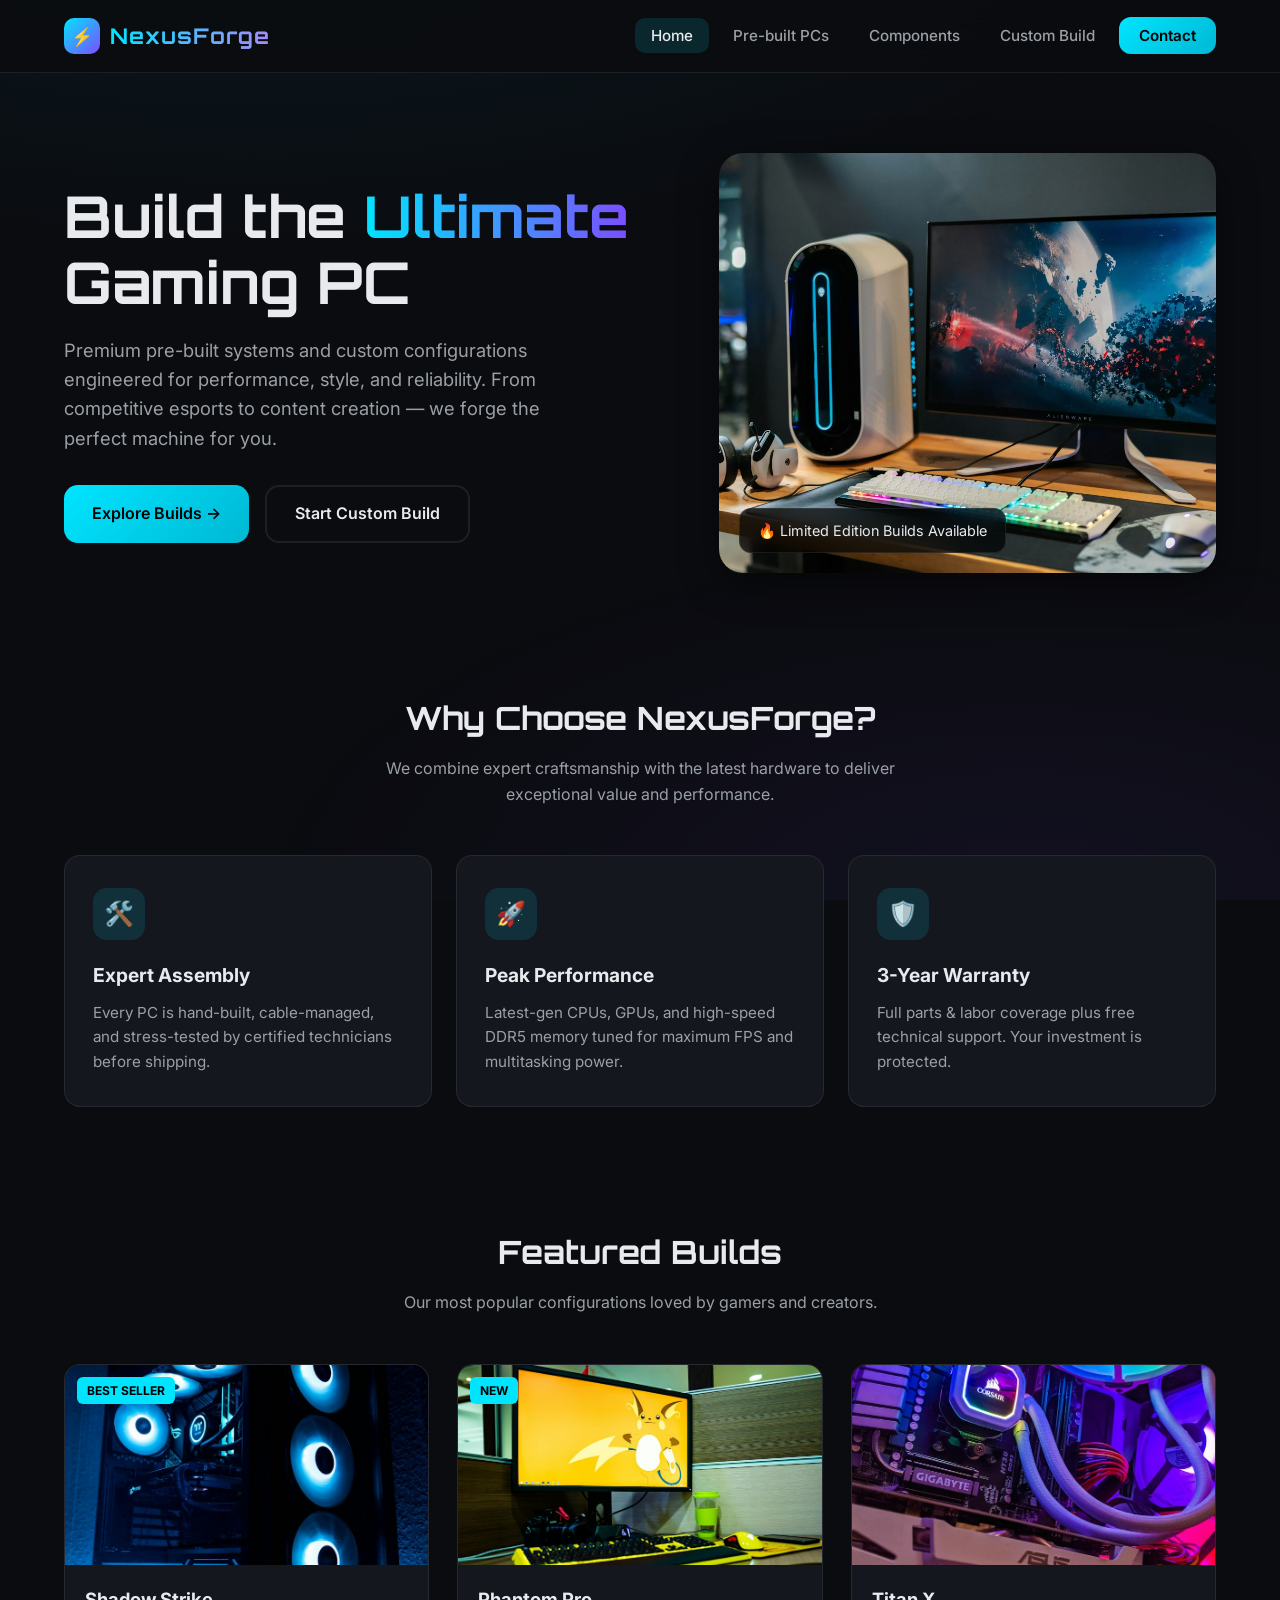
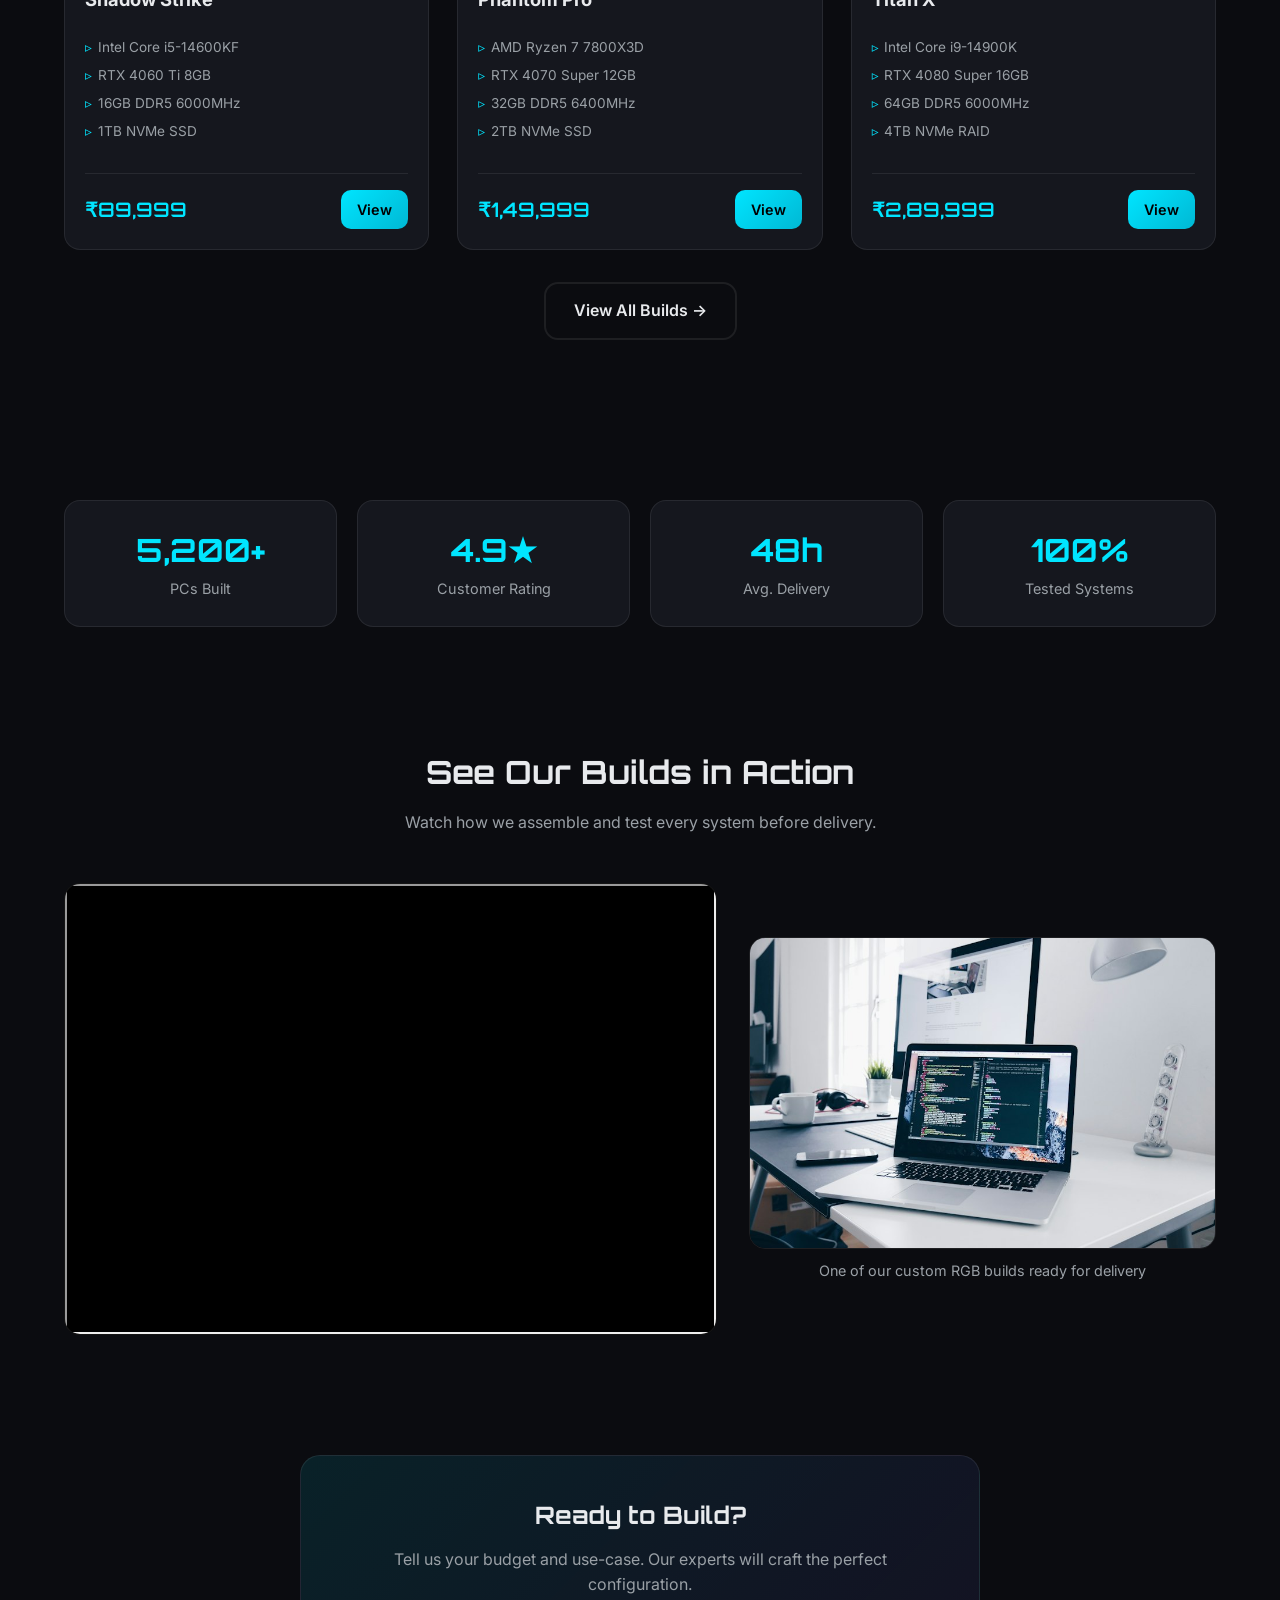
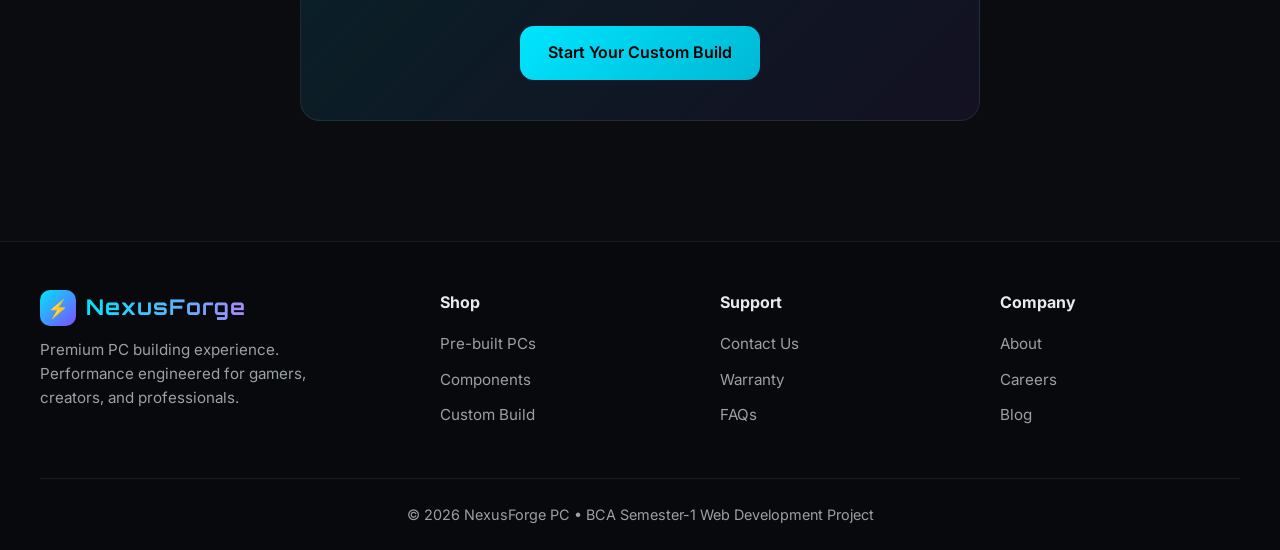
<file: index.html>
<!DOCTYPE html>
<html lang="en">
<head>
  <meta charset="UTF-8">
  <meta name="viewport" content="width=device-width, initial-scale=1.0">
  <title>NexusForge PC | Build Your Dream Rig</title>
  <link rel="stylesheet" href="styles.css">
</head>
<body>
  <!-- Header -->
  <header class="header">
    <div class="nav-container">
      <a href="index.html" class="logo">
        <div class="logo-icon">⚡</div>
        <span>NexusForge</span>
      </a>
      <nav>
        <ul class="nav-links" id="navLinks">
          <li><a href="index.html" class="active">Home</a></li>
          <li><a href="builds.html">Pre-built PCs</a></li>
          <li><a href="components.html">Components</a></li>
          <li><a href="custom.html">Custom Build</a></li>
          <li><a href="contact.html" class="nav-cta">Contact</a></li>
        </ul>
      </nav>
      <button class="menu-toggle" onclick="document.getElementById('navLinks').classList.toggle('show')">☰</button>
    </div>
  </header>

  <!-- Hero -->
  <section class="hero">
    <div class="hero-content">
      <h1>Build the <span class="highlight">Ultimate</span> Gaming PC</h1>
      <p>Premium pre-built systems and custom configurations engineered for performance, style, and reliability. From competitive esports to content creation — we forge the perfect machine for you.</p>
      <div class="hero-btns">
        <a href="builds.html" class="btn btn-primary">Explore Builds →</a>
        <a href="custom.html" class="btn btn-outline">Start Custom Build</a>
      </div>
    </div>
    <div class="hero-image">
      <img src="hero.jpg" alt="High-end gaming PC setup with RGB lighting">
      <div class="hero-badge">🔥 Limited Edition Builds Available</div>
    </div>
  </section>

  <!-- Features -->
  <section class="section">
    <div class="section-header">
      <h2>Why Choose NexusForge?</h2>
      <p>We combine expert craftsmanship with the latest hardware to deliver exceptional value and performance.</p>
    </div>
    <div class="features">
      <div class="feature-card">
        <div class="feature-icon">🛠️</div>
        <h3>Expert Assembly</h3>
        <p>Every PC is hand-built, cable-managed, and stress-tested by certified technicians before shipping.</p>
      </div>
      <div class="feature-card">
        <div class="feature-icon">🚀</div>
        <h3>Peak Performance</h3>
        <p>Latest-gen CPUs, GPUs, and high-speed DDR5 memory tuned for maximum FPS and multitasking power.</p>
      </div>
      <div class="feature-card">
        <div class="feature-icon">🛡️</div>
        <h3>3-Year Warranty</h3>
        <p>Full parts & labor coverage plus free technical support. Your investment is protected.</p>
      </div>
    </div>
  </section>

  <!-- Featured Builds -->
  <section class="section">
    <div class="section-header">
      <h2>Featured Builds</h2>
      <p>Our most popular configurations loved by gamers and creators.</p>
    </div>
    <div class="product-grid">
      <article class="product-card">
        <div class="product-img">
          <img src="pc1.jpg" alt="Shadow Strike Gaming PC">
          <span class="product-badge">BEST SELLER</span>
        </div>
        <div class="product-body">
          <h3>Shadow Strike</h3>
          <ul class="product-specs">
            <li>Intel Core i5-14600KF</li>
            <li>RTX 4060 Ti 8GB</li>
            <li>16GB DDR5 6000MHz</li>
            <li>1TB NVMe SSD</li>
          </ul>
          <div class="product-footer">
            <span class="price">₹89,999</span>
            <a href="builds.html" class="btn btn-primary btn-sm">View</a>
          </div>
        </div>
      </article>

      <article class="product-card">
        <div class="product-img">
          <img src="pc2.jpg" alt="Phantom Pro Gaming PC">
          <span class="product-badge">NEW</span>
        </div>
        <div class="product-body">
          <h3>Phantom Pro</h3>
          <ul class="product-specs">
            <li>AMD Ryzen 7 7800X3D</li>
            <li>RTX 4070 Super 12GB</li>
            <li>32GB DDR5 6400MHz</li>
            <li>2TB NVMe SSD</li>
          </ul>
          <div class="product-footer">
            <span class="price">₹1,49,999</span>
            <a href="builds.html" class="btn btn-primary btn-sm">View</a>
          </div>
        </div>
      </article>

      <article class="product-card">
        <div class="product-img">
          <img src="pc3.jpg" alt="Titan X Creator PC">
        </div>
        <div class="product-body">
          <h3>Titan X</h3>
          <ul class="product-specs">
            <li>Intel Core i9-14900K</li>
            <li>RTX 4080 Super 16GB</li>
            <li>64GB DDR5 6000MHz</li>
            <li>4TB NVMe RAID</li>
          </ul>
          <div class="product-footer">
            <span class="price">₹2,89,999</span>
            <a href="builds.html" class="btn btn-primary btn-sm">View</a>
          </div>
        </div>
      </article>
    </div>
    <div class="text-center mt-4">
      <a href="builds.html" class="btn btn-outline">View All Builds →</a>
    </div>
  </section>

  <!-- Stats -->
  <section class="section">
    <div class="stats">
      <div class="stat-item">
        <span class="stat-number">5,200+</span>
        <span class="stat-label">PCs Built</span>
      </div>
      <div class="stat-item">
        <span class="stat-number">4.9★</span>
        <span class="stat-label">Customer Rating</span>
      </div>
      <div class="stat-item">
        <span class="stat-number">48h</span>
        <span class="stat-label">Avg. Delivery</span>
      </div>
      <div class="stat-item">
        <span class="stat-number">100%</span>
        <span class="stat-label">Tested Systems</span>
      </div>
    </div>
  </section>

  <!-- Multimedia Section (Video + Figure as per Unit II syllabus) -->
  <section class="section">
    <div class="section-header">
      <h2>See Our Builds in Action</h2>
      <p>Watch how we assemble and test every system before delivery.</p>
    </div>
    <div style="display:grid; grid-template-columns: 1.4fr 1fr; gap:32px; align-items:center;">
      <div class="media-wrapper">
        <!-- YouTube embed demonstrating iframe (Unit II) -->
      <iframe
          width="100%"
          height="450"
          src="https://www.youtube.com/embed/4AbyOqe7ggc"
          title="PC Building Process"
          referrerpolicy="strict-origin-when-cross-origin"
          allow="accelerometer; autoplay; clipboard-write; encrypted-media; gyroscope; picture-in-picture; web-share"
          allowfullscreen>
      </iframe>
      </div>
      <figure>
        <img src="setup.jpg" alt="Completed high-end gaming PC with RGB lighting" style="border-radius:16px; border:1px solid var(--border);">
        <figcaption>One of our custom RGB builds ready for delivery</figcaption>
      </figure>
    </div>
  </section>

  <!-- CTA -->
  <section class="section">
    <div class="form-container text-center" style="background: linear-gradient(135deg, rgba(0,229,255,0.1), rgba(124,77,255,0.08));">
      <h2 style="font-family:'Orbitron',sans-serif; margin-bottom:12px;">Ready to Build?</h2>
      <p style="color:var(--text-muted); margin-bottom:28px;">Tell us your budget and use-case. Our experts will craft the perfect configuration.</p>
      <a href="custom.html" class="btn btn-primary">Start Your Custom Build</a>
    </div>
  </section>

  <!-- Footer -->
  <footer class="footer">
    <div class="footer-content">
      <div class="footer-brand">
        <a href="index.html" class="logo">
          <div class="logo-icon">⚡</div>
          <span>NexusForge</span>
        </a>
        <p>Premium PC building experience. Performance engineered for gamers, creators, and professionals.</p>
      </div>
      <div>
        <h4>Shop</h4>
        <ul class="footer-links">
          <li><a href="builds.html">Pre-built PCs</a></li>
          <li><a href="components.html">Components</a></li>
          <li><a href="custom.html">Custom Build</a></li>
        </ul>
      </div>
      <div>
        <h4>Support</h4>
        <ul class="footer-links">
          <li><a href="contact.html">Contact Us</a></li>
          <li><a href="contact.html">Warranty</a></li>
          <li><a href="contact.html">FAQs</a></li>
        </ul>
      </div>
      <div>
        <h4>Company</h4>
        <ul class="footer-links">
          <li><a href="contact.html">About</a></li>
          <li><a href="contact.html">Careers</a></li>
          <li><a href="contact.html">Blog</a></li>
        </ul>
      </div>
    </div>
    <div class="footer-bottom">
      © 2026 NexusForge PC • BCA Semester-1 Web Development Project
    </div>
  </footer>
</body>
</html>
</file>
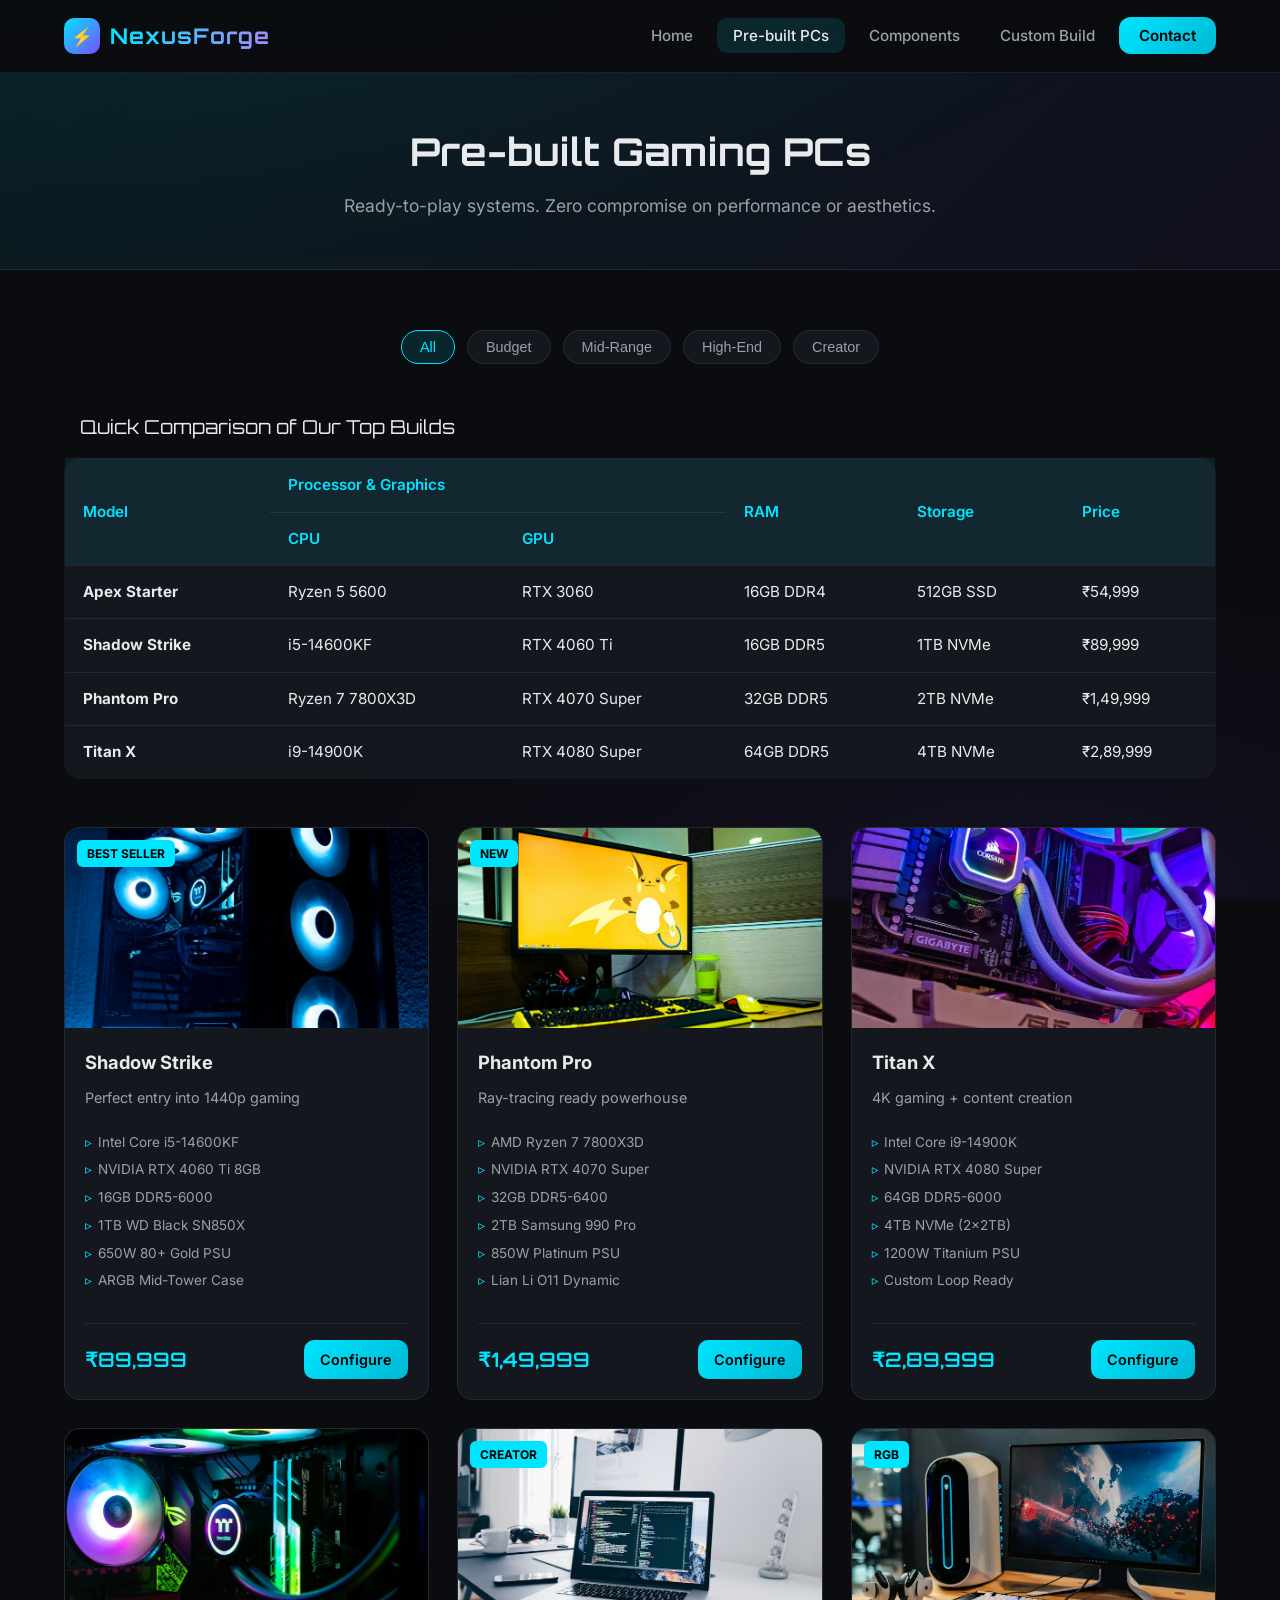
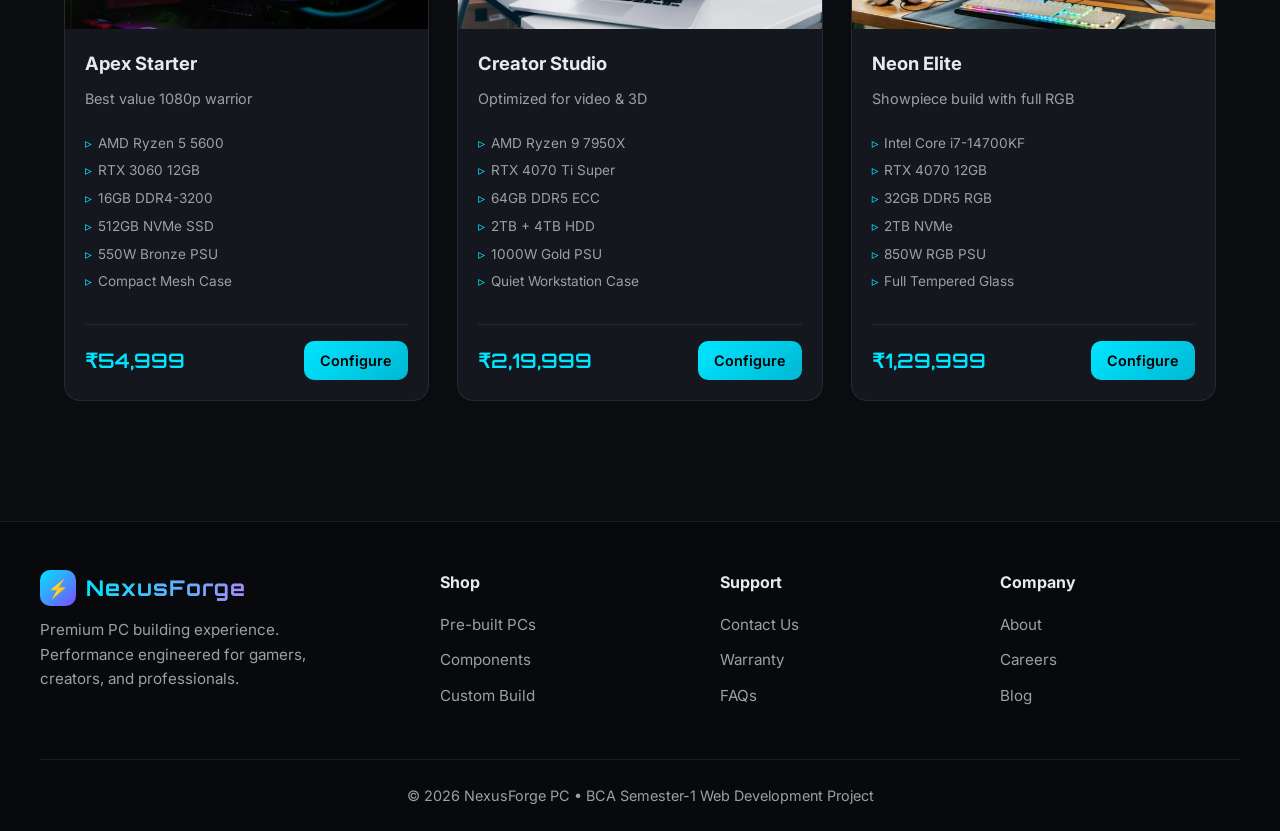
<file: builds.html>
<!DOCTYPE html>
<html lang="en">
<head>
  <meta charset="UTF-8">
  <meta name="viewport" content="width=device-width, initial-scale=1.0">
  <title>Pre-built PCs | NexusForge</title>
  <link rel="stylesheet" href="styles.css">
</head>
<body>
  <header class="header">
    <div class="nav-container">
      <a href="index.html" class="logo">
        <div class="logo-icon">⚡</div>
        <span>NexusForge</span>
      </a>
      <nav>
        <ul class="nav-links" id="navLinks">
          <li><a href="index.html">Home</a></li>
          <li><a href="builds.html" class="active">Pre-built PCs</a></li>
          <li><a href="components.html">Components</a></li>
          <li><a href="custom.html">Custom Build</a></li>
          <li><a href="contact.html" class="nav-cta">Contact</a></li>
        </ul>
      </nav>
      <button class="menu-toggle" onclick="document.getElementById('navLinks').classList.toggle('show')">☰</button>
    </div>
  </header>

  <div class="page-hero">
    <h1>Pre-built Gaming PCs</h1>
    <p>Ready-to-play systems. Zero compromise on performance or aesthetics.</p>
  </div>

  <section class="section">
    <div class="filter-bar">
      <button class="filter-btn active">All</button>
      <button class="filter-btn">Budget</button>
      <button class="filter-btn">Mid-Range</button>
      <button class="filter-btn">High-End</button>
      <button class="filter-btn">Creator</button>
    </div>

    <!-- Comparison Table with colspan & rowspan (Unit I) -->
    <div style="overflow-x:auto; margin-bottom:48px;">
      <table class="compare-table">
        <caption>Quick Comparison of Our Top Builds</caption>
        <thead>
          <tr>
            <th rowspan="2">Model</th>
            <th colspan="2">Processor &amp; Graphics</th>
            <th rowspan="2">RAM</th>
            <th rowspan="2">Storage</th>
            <th rowspan="2">Price</th>
          </tr>
          <tr>
            <th>CPU</th>
            <th>GPU</th>
          </tr>
        </thead>
        <tbody>
          <tr>
            <td><strong>Apex Starter</strong></td>
            <td>Ryzen 5 5600</td>
            <td>RTX 3060</td>
            <td>16GB DDR4</td>
            <td>512GB SSD</td>
            <td>₹54,999</td>
          </tr>
          <tr>
            <td><strong>Shadow Strike</strong></td>
            <td>i5-14600KF</td>
            <td>RTX 4060 Ti</td>
            <td>16GB DDR5</td>
            <td>1TB NVMe</td>
            <td>₹89,999</td>
          </tr>
          <tr>
            <td><strong>Phantom Pro</strong></td>
            <td>Ryzen 7 7800X3D</td>
            <td>RTX 4070 Super</td>
            <td>32GB DDR5</td>
            <td>2TB NVMe</td>
            <td>₹1,49,999</td>
          </tr>
          <tr>
            <td><strong>Titan X</strong></td>
            <td>i9-14900K</td>
            <td>RTX 4080 Super</td>
            <td>64GB DDR5</td>
            <td>4TB NVMe</td>
            <td>₹2,89,999</td>
          </tr>
        </tbody>
      </table>
    </div>

    <div class="product-grid">
      <!-- Build 1 -->
      <article class="product-card">
        <div class="product-img">
          <img src="pc1.jpg" alt="Shadow Strike">
          <span class="product-badge">BEST SELLER</span>
        </div>
        <div class="product-body">
          <h3>Shadow Strike</h3>
          <p style="color:var(--text-muted);font-size:0.9rem;margin-bottom:8px;">Perfect entry into 1440p gaming</p>
          <ul class="product-specs">
            <li>Intel Core i5-14600KF</li>
            <li>NVIDIA RTX 4060 Ti 8GB</li>
            <li>16GB DDR5-6000</li>
            <li>1TB WD Black SN850X</li>
            <li>650W 80+ Gold PSU</li>
            <li>ARGB Mid-Tower Case</li>
          </ul>
          <div class="product-footer">
            <span class="price">₹89,999</span>
            <a href="custom.html" class="btn btn-primary btn-sm">Configure</a>
          </div>
        </div>
      </article>

      <!-- Build 2 -->
      <article class="product-card">
        <div class="product-img">
          <img src="pc2.jpg" alt="Phantom Pro">
          <span class="product-badge">NEW</span>
        </div>
        <div class="product-body">
          <h3>Phantom Pro</h3>
          <p style="color:var(--text-muted);font-size:0.9rem;margin-bottom:8px;">Ray-tracing ready powerhouse</p>
          <ul class="product-specs">
            <li>AMD Ryzen 7 7800X3D</li>
            <li>NVIDIA RTX 4070 Super</li>
            <li>32GB DDR5-6400</li>
            <li>2TB Samsung 990 Pro</li>
            <li>850W Platinum PSU</li>
            <li>Lian Li O11 Dynamic</li>
          </ul>
          <div class="product-footer">
            <span class="price">₹1,49,999</span>
            <a href="custom.html" class="btn btn-primary btn-sm">Configure</a>
          </div>
        </div>
      </article>

      <!-- Build 3 -->
      <article class="product-card">
        <div class="product-img">
          <img src="pc3.jpg" alt="Titan X">
        </div>
        <div class="product-body">
          <h3>Titan X</h3>
          <p style="color:var(--text-muted);font-size:0.9rem;margin-bottom:8px;">4K gaming + content creation</p>
          <ul class="product-specs">
            <li>Intel Core i9-14900K</li>
            <li>NVIDIA RTX 4080 Super</li>
            <li>64GB DDR5-6000</li>
            <li>4TB NVMe (2×2TB)</li>
            <li>1200W Titanium PSU</li>
            <li>Custom Loop Ready</li>
          </ul>
          <div class="product-footer">
            <span class="price">₹2,89,999</span>
            <a href="custom.html" class="btn btn-primary btn-sm">Configure</a>
          </div>
        </div>
      </article>

      <!-- Build 4 -->
      <article class="product-card">
        <div class="product-img">
          <img src="case.jpg" alt="Apex Starter">
        </div>
        <div class="product-body">
          <h3>Apex Starter</h3>
          <p style="color:var(--text-muted);font-size:0.9rem;margin-bottom:8px;">Best value 1080p warrior</p>
          <ul class="product-specs">
            <li>AMD Ryzen 5 5600</li>
            <li>RTX 3060 12GB</li>
            <li>16GB DDR4-3200</li>
            <li>512GB NVMe SSD</li>
            <li>550W Bronze PSU</li>
            <li>Compact Mesh Case</li>
          </ul>
          <div class="product-footer">
            <span class="price">₹54,999</span>
            <a href="custom.html" class="btn btn-primary btn-sm">Configure</a>
          </div>
        </div>
      </article>

      <!-- Build 5 -->
      <article class="product-card">
        <div class="product-img">
          <img src="setup.jpg" alt="Creator Studio">
          <span class="product-badge">CREATOR</span>
        </div>
        <div class="product-body">
          <h3>Creator Studio</h3>
          <p style="color:var(--text-muted);font-size:0.9rem;margin-bottom:8px;">Optimized for video & 3D</p>
          <ul class="product-specs">
            <li>AMD Ryzen 9 7950X</li>
            <li>RTX 4070 Ti Super</li>
            <li>64GB DDR5 ECC</li>
            <li>2TB + 4TB HDD</li>
            <li>1000W Gold PSU</li>
            <li>Quiet Workstation Case</li>
          </ul>
          <div class="product-footer">
            <span class="price">₹2,19,999</span>
            <a href="custom.html" class="btn btn-primary btn-sm">Configure</a>
          </div>
        </div>
      </article>

      <!-- Build 6 -->
      <article class="product-card">
        <div class="product-img">
          <img src="hero.jpg" alt="Neon Elite">
          <span class="product-badge">RGB</span>
        </div>
        <div class="product-body">
          <h3>Neon Elite</h3>
          <p style="color:var(--text-muted);font-size:0.9rem;margin-bottom:8px;">Showpiece build with full RGB</p>
          <ul class="product-specs">
            <li>Intel Core i7-14700KF</li>
            <li>RTX 4070 12GB</li>
            <li>32GB DDR5 RGB</li>
            <li>2TB NVMe</li>
            <li>850W RGB PSU</li>
            <li>Full Tempered Glass</li>
          </ul>
          <div class="product-footer">
            <span class="price">₹1,29,999</span>
            <a href="custom.html" class="btn btn-primary btn-sm">Configure</a>
          </div>
        </div>
      </article>
    </div>
  </section>

  <footer class="footer">
    <div class="footer-content">
      <div class="footer-brand">
        <a href="index.html" class="logo">
          <div class="logo-icon">⚡</div>
          <span>NexusForge</span>
        </a>
        <p>Premium PC building experience. Performance engineered for gamers, creators, and professionals.</p>
      </div>
      <div>
        <h4>Shop</h4>
        <ul class="footer-links">
          <li><a href="builds.html">Pre-built PCs</a></li>
          <li><a href="components.html">Components</a></li>
          <li><a href="custom.html">Custom Build</a></li>
        </ul>
      </div>
      <div>
        <h4>Support</h4>
        <ul class="footer-links">
          <li><a href="contact.html">Contact Us</a></li>
          <li><a href="contact.html">Warranty</a></li>
          <li><a href="contact.html">FAQs</a></li>
        </ul>
      </div>
      <div>
        <h4>Company</h4>
        <ul class="footer-links">
          <li><a href="contact.html">About</a></li>
          <li><a href="contact.html">Careers</a></li>
          <li><a href="contact.html">Blog</a></li>
        </ul>
      </div>
    </div>
    <div class="footer-bottom">
      © 2026 NexusForge PC • BCA Semester-1 Web Development Project
    </div>
  </footer>
</body>
</html>
</file>
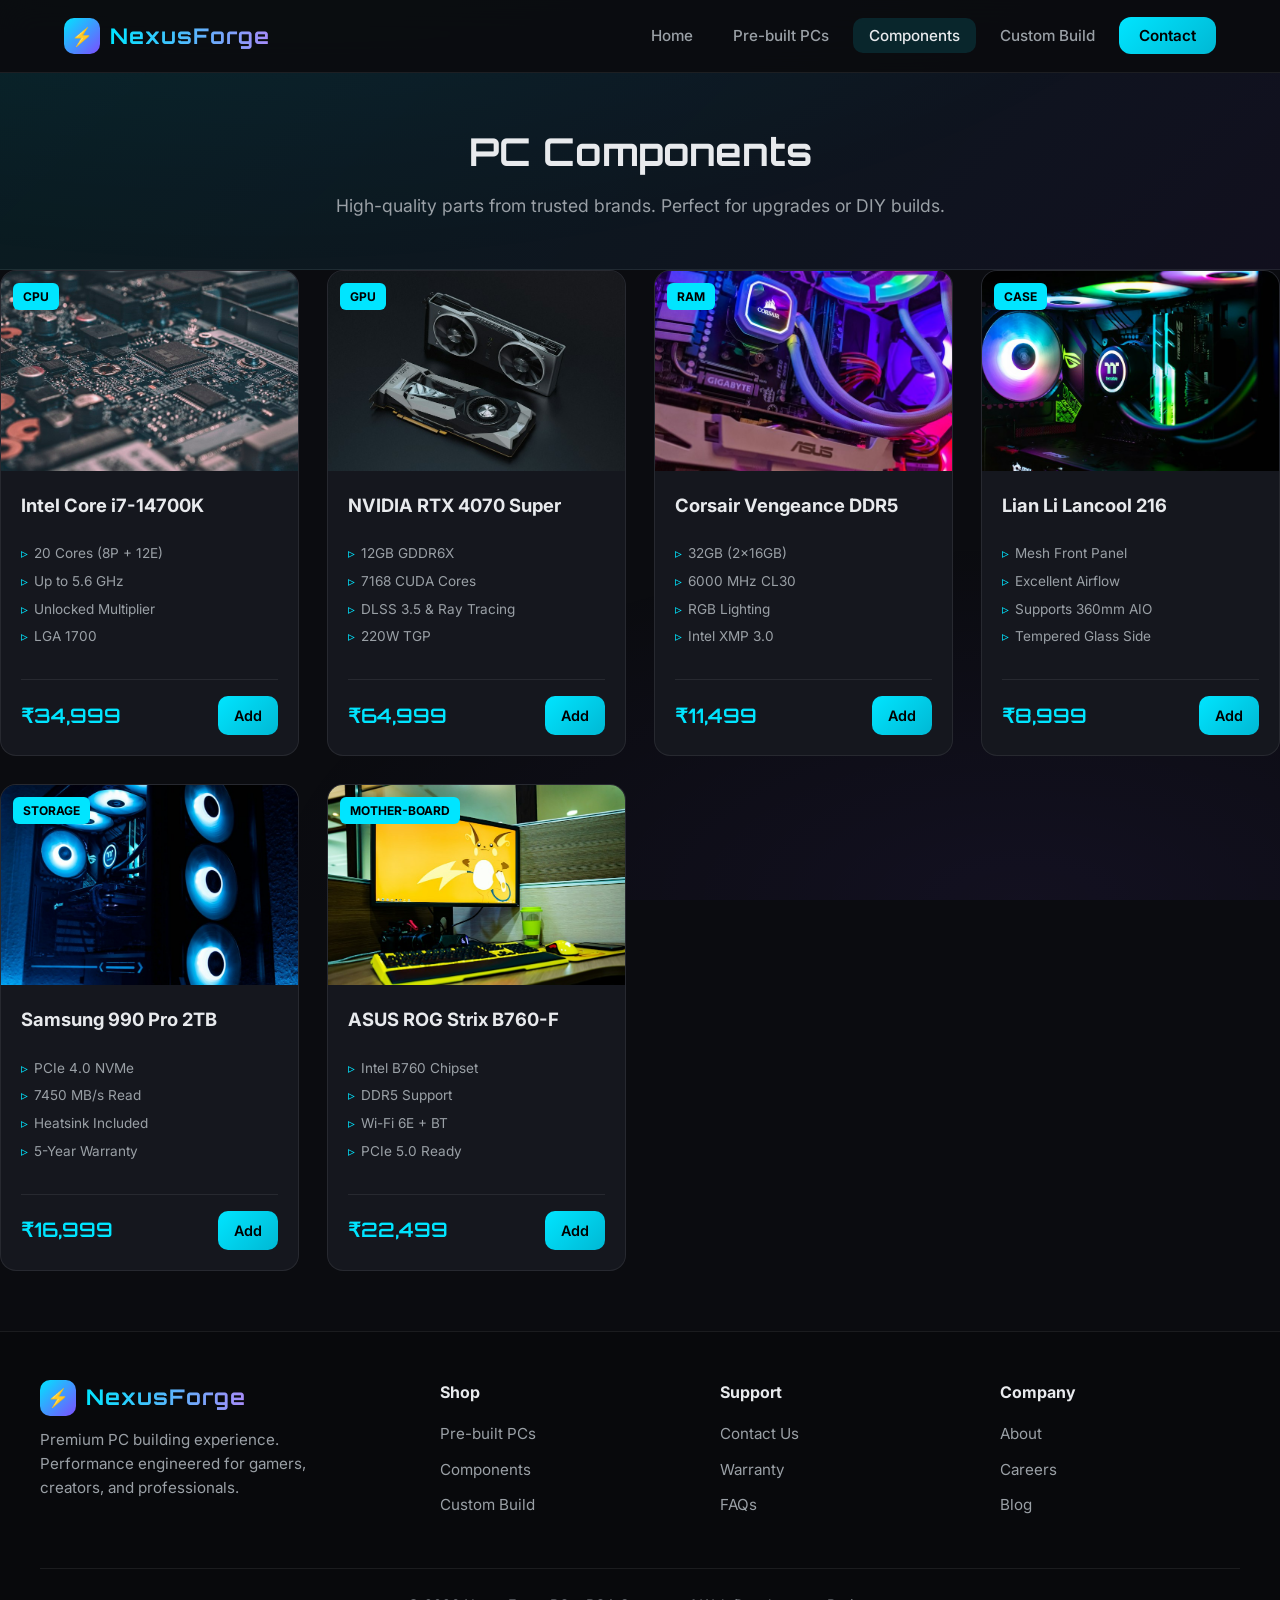
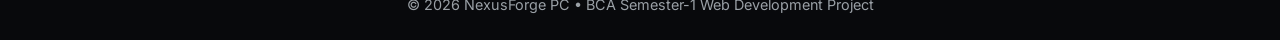
<file: components.html>
<!DOCTYPE html>
<html lang="en">
<head>
  <meta charset="UTF-8">
  <meta name="viewport" content="width=device-width, initial-scale=1.0">
  <title>Components | NexusForge</title>
  <link rel="stylesheet" href="styles.css">
</head>
<body>
  <header class="header">
    <div class="nav-container">
      <a href="index.html" class="logo">
        <div class="logo-icon">⚡</div>
        <span>NexusForge</span>
      </a>
      <nav>
        <ul class="nav-links" id="navLinks">
          <li><a href="index.html">Home</a></li>
          <li><a href="builds.html">Pre-built PCs</a></li>
          <li><a href="components.html" class="active">Components</a></li>
          <li><a href="custom.html">Custom Build</a></li>
          <li><a href="contact.html" class="nav-cta">Contact</a></li>
        </ul>
      </nav>
      <button class="menu-toggle" onclick="document.getElementById('navLinks').classList.toggle('show')">☰</button>
    </div>
  </header>

  <div class="page-hero">
    <h1>PC Components</h1>
    <p>High-quality parts from trusted brands. Perfect for upgrades or DIY builds.</p>
  </div>

    <div class="product-grid">
      <!-- CPU -->
      <article class="product-card">
        <div class="product-img">
          <img src="cpu.jpg" alt="Intel Core i7">
          <span class="product-badge">CPU</span>
        </div>    
        <div class="product-body">
          <h3>Intel Core i7-14700K</h3>
          <ul class="product-specs">
            <li>20 Cores (8P + 12E)</li>
            <li>Up to 5.6 GHz</li>
            <li>Unlocked Multiplier</li>
            <li>LGA 1700</li>
          </ul>
          <div class="product-footer">
            <span class="price">₹34,999</span>
            <a href="custom.html" class="btn btn-primary btn-sm">Add</a>
          </div>
        </div>
      </article>

      <!-- GPU -->
      <article class="product-card">
        <div class="product-img">
          <img src="gpu.jpg" alt="RTX 4070">
          <span class="product-badge">GPU</span>
        </div>
        <div class="product-body">
          <h3>NVIDIA RTX 4070 Super</h3>
          <ul class="product-specs">
            <li>12GB GDDR6X</li>
            <li>7168 CUDA Cores</li>
            <li>DLSS 3.5 & Ray Tracing</li>
            <li>220W TGP</li>
          </ul>
          <div class="product-footer">
            <span class="price">₹64,999</span>
            <a href="custom.html" class="btn btn-primary btn-sm">Add</a>
          </div>
        </div>
      </article>

      <!-- RAM -->
      <article class="product-card">
        <div class="product-img">
          <img src="ram.jpg" alt="DDR5 RAM">
          <span class="product-badge">RAM</span>
        </div>
        <div class="product-body">
          <h3>Corsair Vengeance DDR5</h3>
          <ul class="product-specs">
            <li>32GB (2×16GB)</li>
            <li>6000 MHz CL30</li>
            <li>RGB Lighting</li>
            <li>Intel XMP 3.0</li>
          </ul>
          <div class="product-footer">
            <span class="price">₹11,499</span>
            <a href="custom.html" class="btn btn-primary btn-sm">Add</a>
          </div>
        </div>
      </article>

      <!-- Case -->
      <article class="product-card">
        <div class="product-img">
          <img src="case.jpg" alt="PC Case">
          <span class="product-badge">CASE</span>
        </div>
        <div class="product-body">
          <h3>Lian Li Lancool 216</h3>
          <ul class="product-specs">
            <li>Mesh Front Panel</li>
            <li>Excellent Airflow</li>
            <li>Supports 360mm AIO</li>
            <li>Tempered Glass Side</li>
          </ul>
          <div class="product-footer">
            <span class="price">₹8,999</span>
            <a href="custom.html" class="btn btn-primary btn-sm">Add</a>
          </div>
        </div>
      </article>

      <!-- Storage -->
      <article class="product-card">
        <div class="product-img">
          <img src="pc1.jpg" alt="NVMe SSD">
          <span class="product-badge">STORAGE</span>
        </div>
        <div class="product-body">
          <h3>Samsung 990 Pro 2TB</h3>
          <ul class="product-specs">
            <li>PCIe 4.0 NVMe</li>
            <li>7450 MB/s Read</li>
            <li>Heatsink Included</li>
            <li>5-Year Warranty</li>
          </ul>
          <div class="product-footer">
            <span class="price">₹16,999</span>
            <a href="custom.html" class="btn btn-primary btn-sm">Add</a>
          </div>
        </div>
      </article>

      <!-- Motherboard -->
      <article class="product-card">
        <div class="product-img">
          <img src="pc2.jpg" alt="Motherboard">
          <span class="product-badge">MOTHER-BOARD</span>
        </div>
        <div class="product-body">
          <h3>ASUS ROG Strix B760-F</h3>
          <ul class="product-specs">
            <li>Intel B760 Chipset</li>
            <li>DDR5 Support</li>
            <li>Wi-Fi 6E + BT</li>
            <li>PCIe 5.0 Ready</li>
          </ul>
          <div class="product-footer">
            <span class="price">₹22,499</span>
            <a href="custom.html" class="btn btn-primary btn-sm">Add</a>
          </div>
        </div>
      </article>
    </div>
  </section>

  <footer class="footer">
    <div class="footer-content">
      <div class="footer-brand">
        <a href="index.html" class="logo">
          <div class="logo-icon">⚡</div>
          <span>NexusForge</span>
        </a>
        <p>Premium PC building experience. Performance engineered for gamers, creators, and professionals.</p>
      </div>
      <div>
        <h4>Shop</h4>
        <ul class="footer-links">
          <li><a href="builds.html">Pre-built PCs</a></li>
          <li><a href="components.html">Components</a></li>
          <li><a href="custom.html">Custom Build</a></li>
        </ul>
      </div>
      <div>
        <h4>Support</h4>
        <ul class="footer-links">
          <li><a href="contact.html">Contact Us</a></li>
          <li><a href="contact.html">Warranty</a></li>
          <li><a href="contact.html">FAQs</a></li>
        </ul>
      </div>
      <div>
        <h4>Company</h4>
        <ul class="footer-links">
          <li><a href="contact.html">About</a></li>
          <li><a href="contact.html">Careers</a></li>
          <li><a href="contact.html">Blog</a></li>
        </ul>
      </div>
    </div>
    <div class="footer-bottom">
      © 2026 NexusForge PC • BCA Semester-1 Web Development Project
    </div>
  </footer>
</body>
</html>
</file>
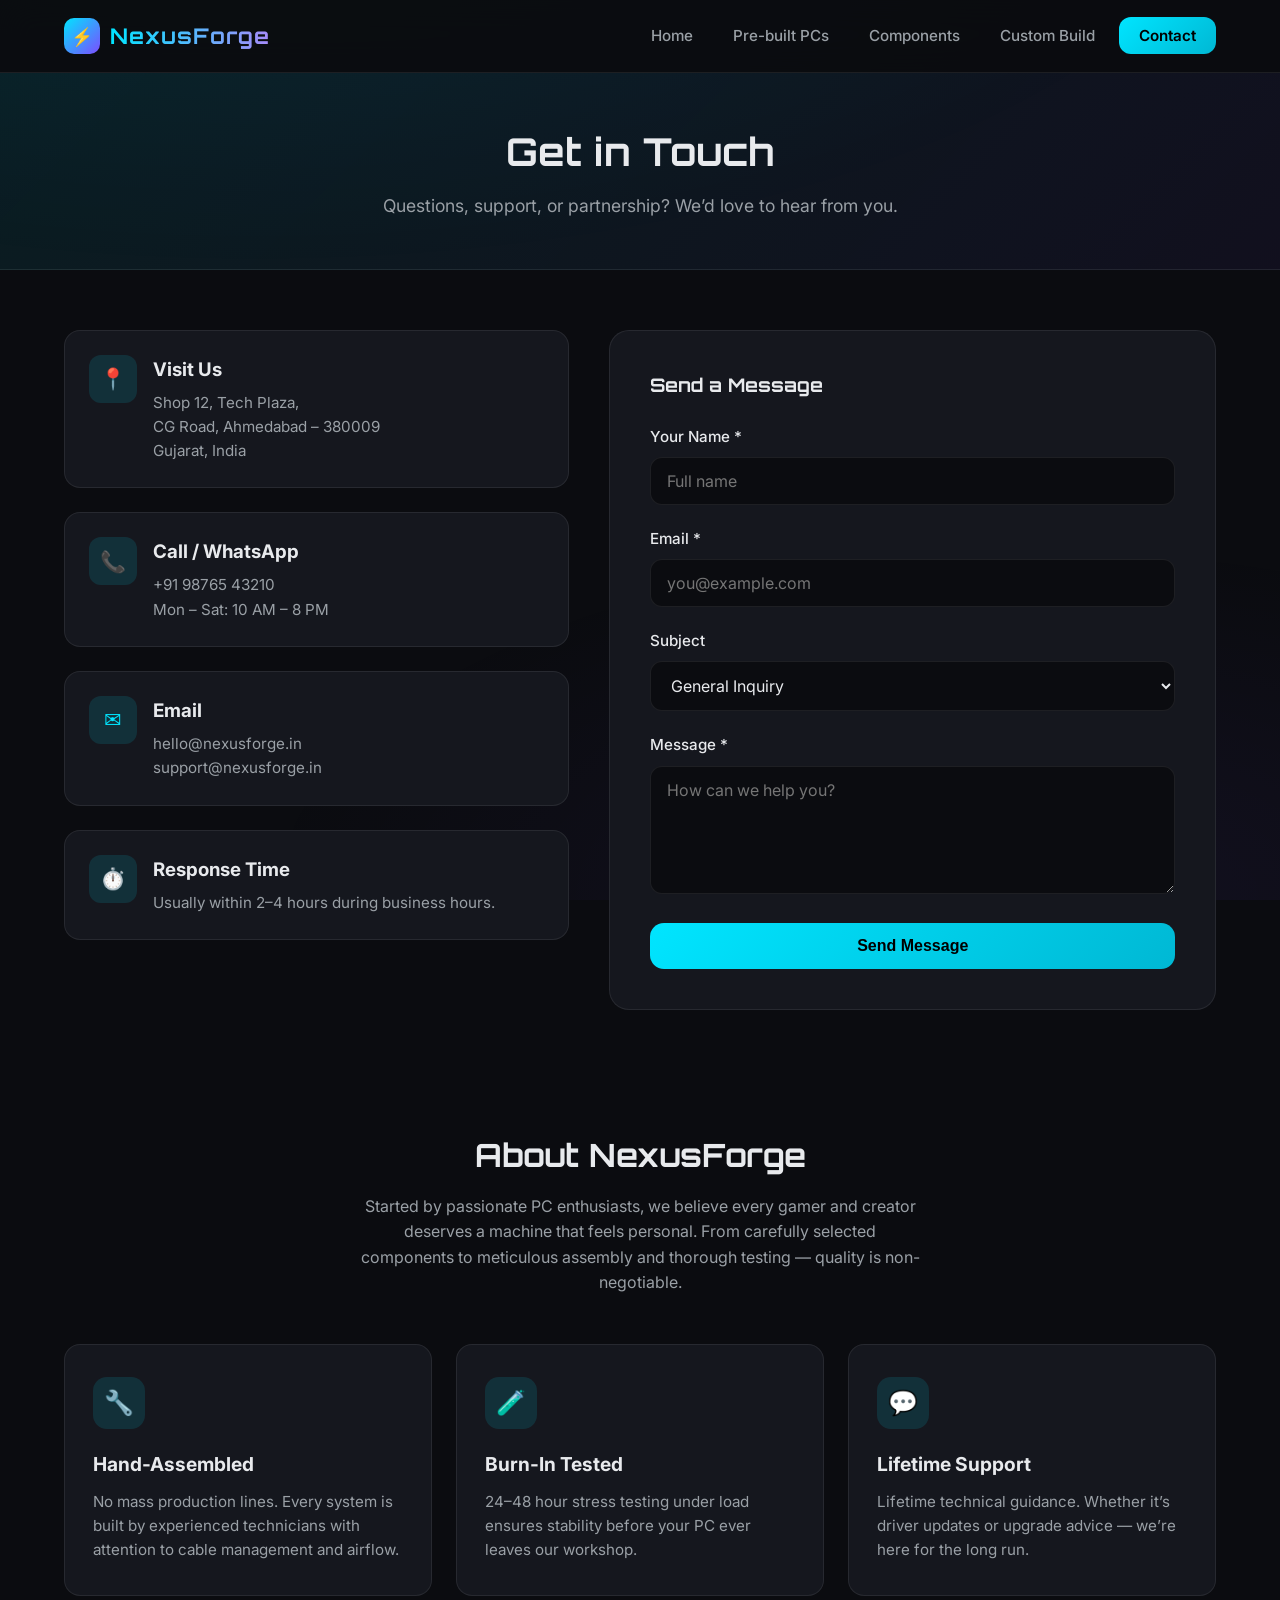
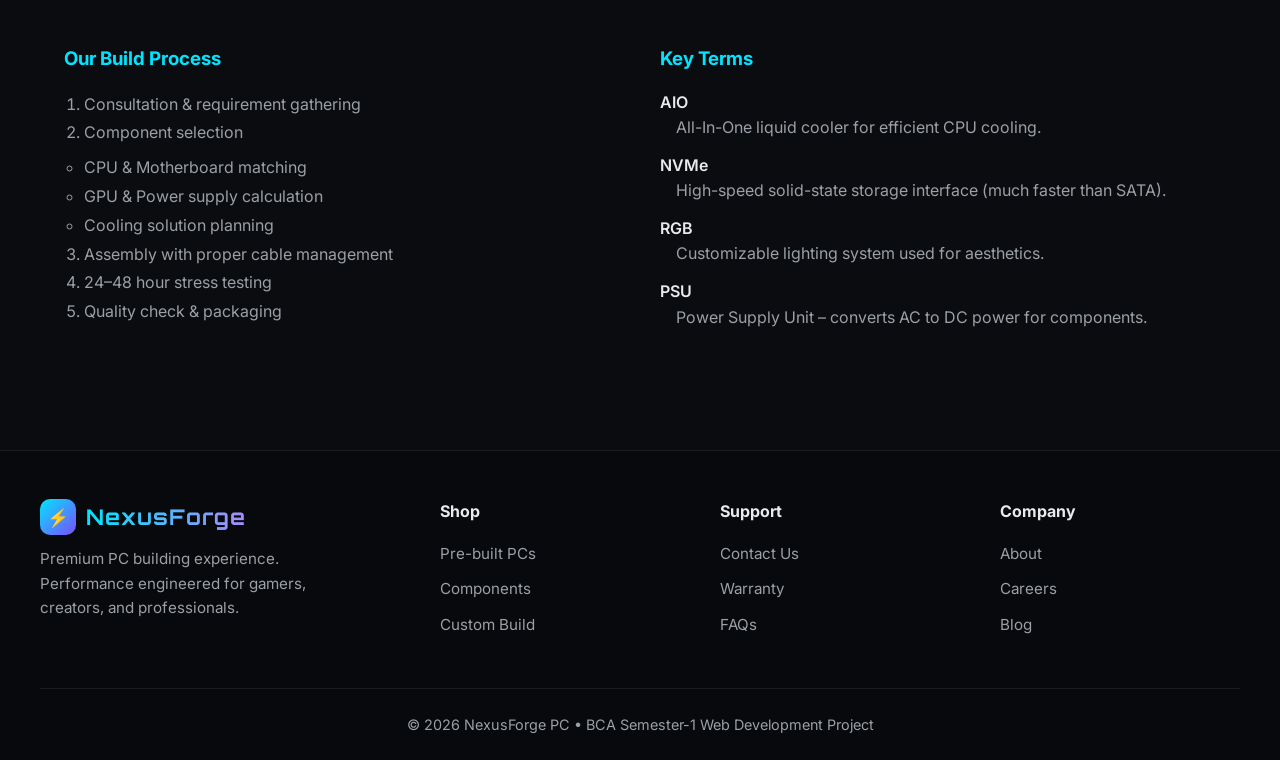
<file: contact.html>
<!DOCTYPE html>
<html lang="en">
<head>
  <meta charset="UTF-8">
  <meta name="viewport" content="width=device-width, initial-scale=1.0">
  <title>Contact Us | NexusForge</title>
  <link rel="stylesheet" href="styles.css">
</head>
<body>
  <header class="header">
    <div class="nav-container">
      <a href="index.html" class="logo">
        <div class="logo-icon">⚡</div>
        <span>NexusForge</span>
      </a>
      <nav>
        <ul class="nav-links" id="navLinks">
          <li><a href="index.html">Home</a></li>
          <li><a href="builds.html">Pre-built PCs</a></li>
          <li><a href="components.html">Components</a></li>
          <li><a href="custom.html">Custom Build</a></li>
          <li><a href="contact.html" class="active nav-cta">Contact</a></li>
        </ul>
      </nav>
      <button class="menu-toggle" onclick="document.getElementById('navLinks').classList.toggle('show')">☰</button>
    </div>
  </header>

  <div class="page-hero">
    <h1>Get in Touch</h1>
    <p>Questions, support, or partnership? We’d love to hear from you.</p>
  </div>

  <section class="section">
    <div class="contact-grid">
      <!-- Info -->
      <div class="contact-info">
        <div class="info-card">
          <div class="info-icon">📍</div>
          <div>
            <h3 style="margin-bottom:6px;">Visit Us</h3>
            <p style="color:var(--text-muted); font-size:0.95rem;">Shop 12, Tech Plaza,<br>CG Road, Ahmedabad – 380009<br>Gujarat, India</p>
          </div>
        </div>
        <div class="info-card">
          <div class="info-icon">📞</div>
          <div>
            <h3 style="margin-bottom:6px;">Call / WhatsApp</h3>
            <p style="color:var(--text-muted); font-size:0.95rem;">+91 98765 43210<br>Mon – Sat: 10 AM – 8 PM</p>
          </div>
        </div>
        <div class="info-card">
          <div class="info-icon">✉️</div>
          <div>
            <h3 style="margin-bottom:6px;">Email</h3>
            <p style="color:var(--text-muted); font-size:0.95rem;">hello@nexusforge.in<br>support@nexusforge.in</p>
          </div>
        </div>
        <div class="info-card">
          <div class="info-icon">⏱️</div>
          <div>
            <h3 style="margin-bottom:6px;">Response Time</h3>
            <p style="color:var(--text-muted); font-size:0.95rem;">Usually within 2–4 hours during business hours.</p>
          </div>
        </div>
      </div>

      <!-- Form -->
      <div class="form-container" style="margin:0;">
        <form action="#" method="post">
          <h3 style="margin-bottom:24px; font-family:'Orbitron',sans-serif;">Send a Message</h3>
          
          <div class="form-group">
            <label for="cname">Your Name *</label>
            <input type="text" id="cname" name="name" required placeholder="Full name">
          </div>
          
          <div class="form-group">
            <label for="cemail">Email *</label>
            <input type="email" id="cemail" name="email" required placeholder="you@example.com">
          </div>
          
          <div class="form-group">
            <label for="subject">Subject</label>
            <select id="subject" name="subject">
              <option value="general">General Inquiry</option>
              <option value="support">Technical Support</option>
              <option value="order">Order Status</option>
              <option value="warranty">Warranty Claim</option>
              <option value="business">Business / Bulk</option>
            </select>
          </div>
          
          <div class="form-group">
            <label for="message">Message *</label>
            <textarea id="message" name="message" rows="5" required placeholder="How can we help you?"></textarea>
          </div>
          
          <button type="submit" class="btn btn-primary" style="width:100%; justify-content:center;">
            Send Message
          </button>
        </form>
      </div>
    </div>
  </section>

  <!-- About mini -->
  <section class="section">
    <div class="section-header">
      <h2>About NexusForge</h2>
      <p>Started by passionate PC enthusiasts, we believe every gamer and creator deserves a machine that feels personal. From carefully selected components to meticulous assembly and thorough testing — quality is non-negotiable.</p>
    </div>
    <div class="features">
      <div class="feature-card">
        <div class="feature-icon">🔧</div>
        <h3>Hand-Assembled</h3>
        <p>No mass production lines. Every system is built by experienced technicians with attention to cable management and airflow.</p>
      </div>
      <div class="feature-card">
        <div class="feature-icon">🧪</div>
        <h3>Burn-In Tested</h3>
        <p>24–48 hour stress testing under load ensures stability before your PC ever leaves our workshop.</p>
      </div>
      <div class="feature-card">
        <div class="feature-icon">💬</div>
        <h3>Lifetime Support</h3>
        <p>Lifetime technical guidance. Whether it’s driver updates or upgrade advice — we’re here for the long run.</p>
      </div>
    </div>

    <!-- Ordered + Nested List + Definition List (Unit I) -->
    <div style="margin-top:48px; display:grid; grid-template-columns:1fr 1fr; gap:40px;">
      <div>
        <h3 style="margin-bottom:16px; color:var(--accent);">Our Build Process</h3>
        <ol style="padding-left:20px; color:var(--text-muted); line-height:1.8;">
          <li>Consultation &amp; requirement gathering</li>
          <li>Component selection
            <ul style="margin-top:6px;">
              <li>CPU &amp; Motherboard matching</li>
              <li>GPU &amp; Power supply calculation</li>
              <li>Cooling solution planning</li>
            </ul>
          </li>
          <li>Assembly with proper cable management</li>
          <li>24–48 hour stress testing</li>
          <li>Quality check &amp; packaging</li>
        </ol>
      </div>
      <div>
        <h3 style="margin-bottom:16px; color:var(--accent);">Key Terms</h3>
        <dl style="color:var(--text-muted);">
          <dt style="color:var(--text); font-weight:600; margin-top:12px;">AIO</dt>
          <dd style="margin-left:16px;">All-In-One liquid cooler for efficient CPU cooling.</dd>
          <dt style="color:var(--text); font-weight:600; margin-top:12px;">NVMe</dt>
          <dd style="margin-left:16px;">High-speed solid-state storage interface (much faster than SATA).</dd>
          <dt style="color:var(--text); font-weight:600; margin-top:12px;">RGB</dt>
          <dd style="margin-left:16px;">Customizable lighting system used for aesthetics.</dd>
          <dt style="color:var(--text); font-weight:600; margin-top:12px;">PSU</dt>
          <dd style="margin-left:16px;">Power Supply Unit – converts AC to DC power for components.</dd>
        </dl>
      </div>
    </div>
  </section>

  <footer class="footer">
    <div class="footer-content">
      <div class="footer-brand">
        <a href="index.html" class="logo">
          <div class="logo-icon">⚡</div>
          <span>NexusForge</span>
        </a>
        <p>Premium PC building experience. Performance engineered for gamers, creators, and professionals.</p>
      </div>
      <div>
        <h4>Shop</h4>
        <ul class="footer-links">
          <li><a href="builds.html">Pre-built PCs</a></li>
          <li><a href="components.html">Components</a></li>
          <li><a href="custom.html">Custom Build</a></li>
        </ul>
      </div>
      <div>
        <h4>Support</h4>
        <ul class="footer-links">
          <li><a href="contact.html">Contact Us</a></li>
          <li><a href="contact.html">Warranty</a></li>
          <li><a href="contact.html">FAQs</a></li>
        </ul>
      </div>
      <div>
        <h4>Company</h4>
        <ul class="footer-links">
          <li><a href="contact.html">About</a></li>
          <li><a href="contact.html">Careers</a></li>
          <li><a href="contact.html">Blog</a></li>
        </ul>
      </div>
    </div>
    <div class="footer-bottom">
      © 2026 NexusForge PC • BCA Semester-1 Web Development Project
    </div>
  </footer>
</body>
</html>
</file>
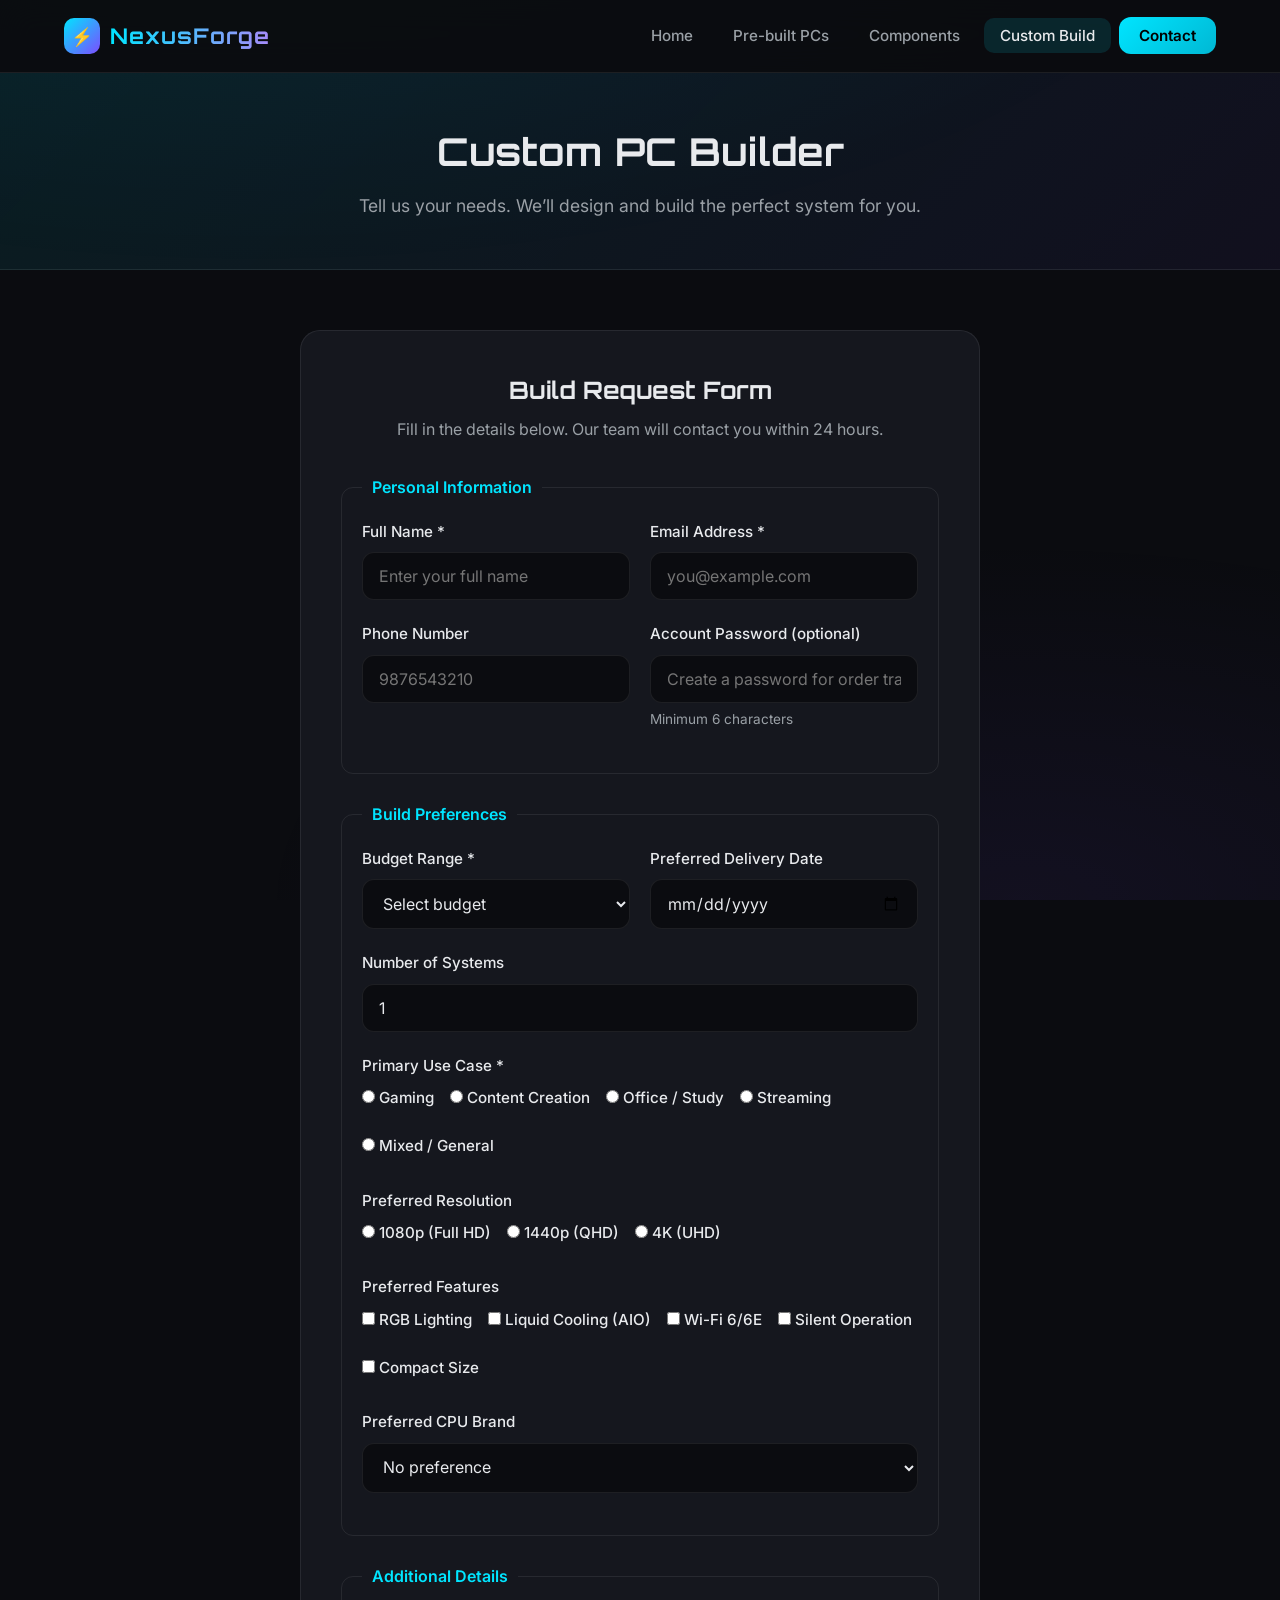
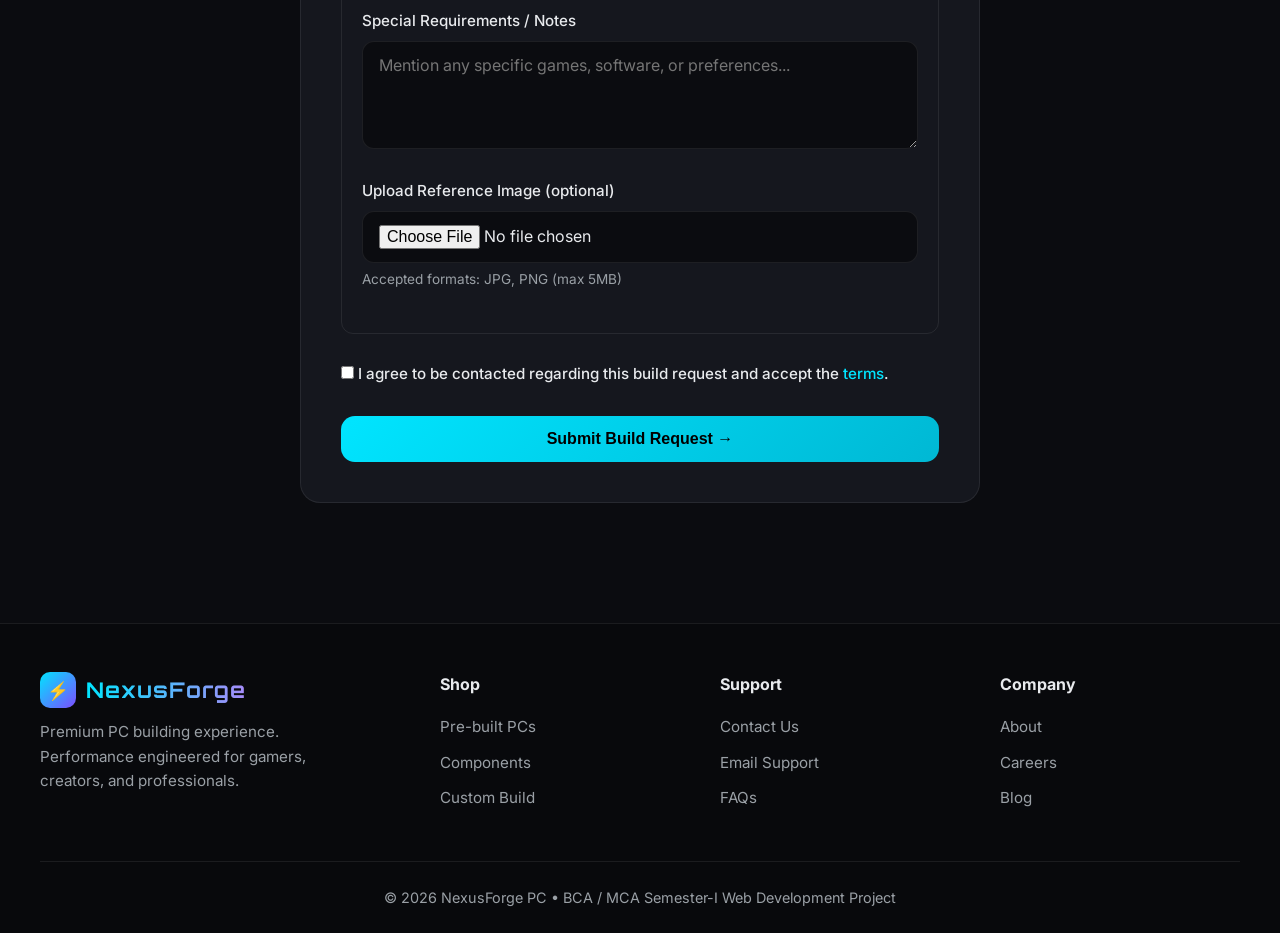
<file: custom.html>
<!DOCTYPE html>
<html lang="en">
<head>
  <meta charset="UTF-8">
  <meta name="viewport" content="width=device-width, initial-scale=1.0">
  <title>Custom PC Builder | NexusForge</title>
  <link rel="stylesheet" href="styles.css">
  <!-- Internal CSS example (Unit III - Ways to apply CSS) -->
  <style>
    .form-note {
      font-size: 0.85rem;
      color: #9aa0a6;
      margin-top: 6px;
    }
  </style>
</head>
<body>
  <header class="header">
    <div class="nav-container">
      <a href="index.html" class="logo">
        <div class="logo-icon">⚡</div>
        <span>NexusForge</span>
      </a>
      <nav>
        <ul class="nav-links" id="navLinks">
          <li><a href="index.html">Home</a></li>
          <li><a href="builds.html">Pre-built PCs</a></li>
          <li><a href="components.html">Components</a></li>
          <li><a href="custom.html" class="active">Custom Build</a></li>
          <li><a href="contact.html" class="nav-cta">Contact</a></li>
        </ul>
      </nav>
      <button class="menu-toggle" onclick="document.getElementById('navLinks').classList.toggle('show')">☰</button>
    </div>
  </header>

  <div class="page-hero">
    <h1>Custom PC Builder</h1>
    <p>Tell us your needs. We’ll design and build the perfect system for you.</p>
  </div>

  <section class="section">
    <div class="form-container">
      <form action="#" method="post" enctype="multipart/form-data">
        <h2 style="font-family:'Orbitron',sans-serif; margin-bottom:8px; text-align:center;">Build Request Form</h2>
        <p style="text-align:center; color:var(--text-muted); margin-bottom:32px;">
          Fill in the details below. Our team will contact you within 24 hours.
        </p>

        <!-- Personal Information Fieldset -->
        <fieldset style="border:1px solid var(--border); border-radius:12px; padding:20px; margin-bottom:28px;">
          <legend style="padding:0 10px; color:var(--accent); font-weight:600;">Personal Information</legend>
          
          <div class="form-row">
            <div class="form-group">
              <label for="name">Full Name *</label>
              <input type="text" id="name" name="name" required minlength="3" maxlength="50" 
                     pattern="[A-Za-z\s]{3,50}" placeholder="Enter your full name" 
                     title="Only letters and spaces (3-50 characters)">
            </div>
            <div class="form-group">
              <label for="email">Email Address *</label>
              <input type="email" id="email" name="email" required placeholder="you@example.com">
            </div>
          </div>

          <div class="form-row">
            <div class="form-group">
              <label for="phone">Phone Number</label>
              <input type="tel" id="phone" name="phone" pattern="[0-9]{10}" maxlength="10"
                     placeholder="9876543210" title="10-digit mobile number">
            </div>
            <div class="form-group">
              <label for="password">Account Password (optional)</label>
              <input type="password" id="password" name="password" minlength="6" 
                     placeholder="Create a password for order tracking">
              <p class="form-note">Minimum 6 characters</p>
            </div>
          </div>
        </fieldset>

        <!-- Build Preferences Fieldset -->
        <fieldset style="border:1px solid var(--border); border-radius:12px; padding:20px; margin-bottom:28px;">
          <legend style="padding:0 10px; color:var(--accent); font-weight:600;">Build Preferences</legend>

          <div class="form-row">
            <div class="form-group">
              <label for="budget">Budget Range *</label>
              <select id="budget" name="budget" required>
                <option value="">Select budget</option>
                <optgroup label="Entry Level">
                  <option value="50k">Under ₹50,000</option>
                  <option value="50-80">₹50,000 – ₹80,000</option>
                </optgroup>
                <optgroup label="Mid to High">
                  <option value="80-120">₹80,000 – ₹1,20,000</option>
                  <option value="120-180">₹1,20,000 – ₹1,80,000</option>
                  <option value="180+">₹1,80,000+</option>
                </optgroup>
              </select>
            </div>
            <div class="form-group">
              <label for="delivery">Preferred Delivery Date</label>
              <input type="date" id="delivery" name="delivery" min="2026-11-10">
            </div>
          </div>

          <div class="form-group">
            <label for="quantity">Number of Systems</label>
            <input type="number" id="quantity" name="quantity" min="1" max="10" value="1">
          </div>

          <div class="form-group">
            <label>Primary Use Case *</label>
            <div class="radio-group">
              <label class="radio-item"><input type="radio" name="usecase" value="gaming" required> Gaming</label>
              <label class="radio-item"><input type="radio" name="usecase" value="content"> Content Creation</label>
              <label class="radio-item"><input type="radio" name="usecase" value="office"> Office / Study</label>
              <label class="radio-item"><input type="radio" name="usecase" value="streaming"> Streaming</label>
              <label class="radio-item"><input type="radio" name="usecase" value="mixed"> Mixed / General</label>
            </div>
          </div>

          <div class="form-group">
            <label>Preferred Resolution</label>
            <div class="radio-group">
              <label class="radio-item"><input type="radio" name="resolution" value="1080p"> 1080p (Full HD)</label>
              <label class="radio-item"><input type="radio" name="resolution" value="1440p"> 1440p (QHD)</label>
              <label class="radio-item"><input type="radio" name="resolution" value="4k"> 4K (UHD)</label>
            </div>
          </div>

          <div class="form-group">
            <label>Preferred Features</label>
            <div class="checkbox-group">
              <label class="checkbox-item"><input type="checkbox" name="features" value="rgb"> RGB Lighting</label>
              <label class="checkbox-item"><input type="checkbox" name="features" value="aio"> Liquid Cooling (AIO)</label>
              <label class="checkbox-item"><input type="checkbox" name="features" value="wifi"> Wi-Fi 6/6E</label>
              <label class="checkbox-item"><input type="checkbox" name="features" value="quiet"> Silent Operation</label>
              <label class="checkbox-item"><input type="checkbox" name="features" value="compact"> Compact Size</label>
            </div>
          </div>

          <div class="form-group">
            <label for="cpu">Preferred CPU Brand</label>
            <select id="cpu" name="cpu">
              <option value="">No preference</option>
              <option value="intel">Intel</option>
              <option value="amd">AMD</option>
            </select>
          </div>
        </fieldset>

        <!-- Additional Details -->
        <fieldset style="border:1px solid var(--border); border-radius:12px; padding:20px; margin-bottom:28px;">
          <legend style="padding:0 10px; color:var(--accent); font-weight:600;">Additional Details</legend>

          <div class="form-group">
            <label for="notes">Special Requirements / Notes</label>
            <textarea id="notes" name="notes" rows="4" placeholder="Mention any specific games, software, or preferences..."></textarea>
          </div>

          <div class="form-group">
            <label for="reference">Upload Reference Image (optional)</label>
            <input type="file" id="reference" name="reference" accept="image/*">
            <p class="form-note">Accepted formats: JPG, PNG (max 5MB)</p>
          </div>
        </fieldset>

        <div class="form-group">
          <label class="checkbox-item">
            <input type="checkbox" name="agree" required> 
            I agree to be contacted regarding this build request and accept the <a href="contact.html" style="color:var(--accent);">terms</a>.
          </label>
        </div>

        <button type="submit" class="btn btn-primary" style="width:100%; justify-content:center; margin-top:8px;">
          Submit Build Request →
        </button>
      </form>
    </div>
  </section>

  <footer class="footer">
    <div class="footer-content">
      <div class="footer-brand">
        <a href="index.html" class="logo">
          <div class="logo-icon">⚡</div>
          <span>NexusForge</span>
        </a>
        <p>Premium PC building experience. Performance engineered for gamers, creators, and professionals.</p>
      </div>
      <div>
        <h4>Shop</h4>
        <ul class="footer-links">
          <li><a href="builds.html">Pre-built PCs</a></li>
          <li><a href="components.html">Components</a></li>
          <li><a href="custom.html">Custom Build</a></li>
        </ul>
      </div>
      <div>
        <h4>Support</h4>
        <ul class="footer-links">
          <li><a href="contact.html">Contact Us</a></li>
          <li><a href="mailto:support@nexusforge.in">Email Support</a></li>
          <li><a href="contact.html">FAQs</a></li>
        </ul>
      </div>
      <div>
        <h4>Company</h4>
        <ul class="footer-links">
          <li><a href="contact.html">About</a></li>
          <li><a href="contact.html">Careers</a></li>
          <li><a href="contact.html">Blog</a></li>
        </ul>
      </div>
    </div>
    <div class="footer-bottom">
      © 2026 NexusForge PC • BCA / MCA Semester-I Web Development Project
    </div>
  </footer>
</body>
</html>
</file>
<file: styles.css>
/* ========================================
   NexusForge PC — Modern Aesthetic Styles
   BCA Sem-1 Web Development Project
======================================== */

@import url('https://fonts.googleapis.com/css2?family=Inter:wght@300;400;500;600;700;800&family=Orbitron:wght@500;600;700&display=swap');

:root {
  --bg-dark: #0b0c10;
  --bg-card: #15171e;
  --bg-card-hover: #1c1f2a;
  --accent: #00e5ff;
  --accent-2: #7c4dff;
  --accent-soft: rgba(0, 229, 255, 0.12);
  --text: #e8eaed;
  --text-muted: #9aa0a6;
  --border: rgba(255, 255, 255, 0.08);
  --success: #00e676;
  --radius: 16px;
  --shadow: 0 10px 40px rgba(0, 0, 0, 0.45);
  --transition: all 0.3s cubic-bezier(0.4, 0, 0.2, 1);
}

* {
  margin: 0;
  padding: 0;
  box-sizing: border-box;
}

html {
  scroll-behavior: smooth;
}

body {
  font-family: 'Inter', system-ui, sans-serif;
  background: var(--bg-dark);
  color: var(--text);
  line-height: 1.6;
  min-height: 100vh;
  overflow-x: hidden;
}

/* Background subtle gradient mesh */
body::before {
  content: '';
  position: fixed;
  top: 0; left: 0; right: 0; bottom: 0;
  background: 
    radial-gradient(ellipse 80% 50% at 20% -20%, rgba(0, 229, 255, 0.08), transparent),
    radial-gradient(ellipse 60% 40% at 80% 100%, rgba(124, 77, 255, 0.07), transparent);
  pointer-events: none;
  z-index: -1;
}

a {
  text-decoration: none;
  color: inherit;
  transition: var(--transition);
}

img {
  max-width: 100%;
  display: block;
}

/* ========== HEADER / NAV ========== */
.header {
  position: sticky;
  top: 0;
  z-index: 1000;
  background: rgba(11, 12, 16, 0.85);
  backdrop-filter: blur(16px);
  border-bottom: 1px solid var(--border);
}

.nav-container {
  max-width: 1200px;
  margin: 0 auto;
  padding: 0 24px;
  display: flex;
  align-items: center;
  justify-content: space-between;
  height: 72px;
}

.logo {
  display: flex;
  align-items: center;
  gap: 10px;
  font-family: 'Orbitron', sans-serif;
  font-weight: 700;
  font-size: 1.35rem;
  letter-spacing: 1px;
}

.logo-icon {
  width: 36px;
  height: 36px;
  background: linear-gradient(135deg, var(--accent), var(--accent-2));
  border-radius: 10px;
  display: grid;
  place-items: center;
  font-size: 1.1rem;
}

.logo span {
  background: linear-gradient(90deg, var(--accent), #a78bfa);
  -webkit-background-clip: text;
  -webkit-text-fill-color: transparent;
  background-clip: text;
}

.nav-links {
  display: flex;
  gap: 8px;
  list-style: none;
}

.nav-links a {
  padding: 8px 16px;
  border-radius: 10px;
  font-weight: 500;
  font-size: 0.95rem;
  color: var(--text-muted);
}

.nav-links a:hover,
.nav-links a.active {
  color: var(--text);
  background: var(--accent-soft);
}

.nav-cta {
  background: linear-gradient(135deg, var(--accent), #00b8d4) !important;
  color: #000 !important;
  font-weight: 600 !important;
  padding: 9px 20px !important;
  border-radius: 12px !important;
}

.nav-cta:hover {
  transform: translateY(-2px);
  box-shadow: 0 6px 20px rgba(0, 229, 255, 0.35);
}

/* Mobile menu toggle */
.menu-toggle {
  display: none;
  background: none;
  border: none;
  color: var(--text);
  font-size: 1.6rem;
  cursor: pointer;
}

/* ========== HERO ========== */
.hero {
  max-width: 1200px;
  margin: 0 auto;
  padding: 80px 24px 60px;
  display: grid;
  grid-template-columns: 1.1fr 0.9fr;
  gap: 48px;
  align-items: center;
}

.hero-content h1 {
  font-family: 'Orbitron', sans-serif;
  font-size: clamp(2.4rem, 5vw, 3.6rem);
  font-weight: 700;
  line-height: 1.15;
  margin-bottom: 20px;
}

.hero-content h1 .highlight {
  background: linear-gradient(90deg, var(--accent), var(--accent-2));
  -webkit-background-clip: text;
  -webkit-text-fill-color: transparent;
  background-clip: text;
}

.hero-content p {
  font-size: 1.15rem;
  color: var(--text-muted);
  max-width: 480px;
  margin-bottom: 32px;
}

.hero-btns {
  display: flex;
  gap: 16px;
  flex-wrap: wrap;
}

.btn {
  display: inline-flex;
  align-items: center;
  gap: 8px;
  padding: 14px 28px;
  border-radius: 14px;
  font-weight: 600;
  font-size: 1rem;
  border: none;
  cursor: pointer;
  transition: var(--transition);
}

.btn-primary {
  background: linear-gradient(135deg, var(--accent), #00b8d4);
  color: #000;
}

.btn-primary:hover {
  transform: translateY(-3px);
  box-shadow: 0 10px 30px rgba(0, 229, 255, 0.4);
}

.btn-outline {
  background: transparent;
  border: 2px solid var(--border);
  color: var(--text);
}

.btn-outline:hover {
  border-color: var(--accent);
  color: var(--accent);
  background: var(--accent-soft);
}

.hero-image {
  position: relative;
  border-radius: 24px;
  overflow: hidden;
  box-shadow: var(--shadow);
}

.hero-image img {
  width: 100%;
  height: 420px;
  object-fit: cover;
}

.hero-badge {
  position: absolute;
  bottom: 20px;
  left: 20px;
  background: rgba(0, 0, 0, 0.7);
  backdrop-filter: blur(10px);
  padding: 10px 18px;
  border-radius: 12px;
  font-size: 0.9rem;
  border: 1px solid var(--border);
}

/* ========== SECTIONS ========== */
.section {
  max-width: 1200px;
  margin: 0 auto;
  padding: 60px 24px;
}

.section-header {
  text-align: center;
  margin-bottom: 48px;
}

.section-header h2 {
  font-family: 'Orbitron', sans-serif;
  font-size: 2rem;
  margin-bottom: 12px;
}

.section-header p {
  color: var(--text-muted);
  max-width: 560px;
  margin: 0 auto;
}

/* ========== FEATURE CARDS ========== */
.features {
  display: grid;
  grid-template-columns: repeat(3, 1fr);
  gap: 24px;
}

.feature-card {
  background: var(--bg-card);
  border: 1px solid var(--border);
  border-radius: var(--radius);
  padding: 32px 28px;
  transition: var(--transition);
}

.feature-card:hover {
  transform: translateY(-6px);
  background: var(--bg-card-hover);
  border-color: rgba(0, 229, 255, 0.25);
  box-shadow: 0 12px 32px rgba(0, 0, 0, 0.3);
}

.feature-icon {
  width: 52px;
  height: 52px;
  background: var(--accent-soft);
  border-radius: 14px;
  display: grid;
  place-items: center;
  font-size: 1.5rem;
  margin-bottom: 20px;
  color: var(--accent);
}

.feature-card h3 {
  font-size: 1.2rem;
  margin-bottom: 10px;
}

.feature-card p {
  color: var(--text-muted);
  font-size: 0.95rem;
}

/* ========== PRODUCT GRID ========== */
.product-grid {
  display: grid;
  grid-template-columns: repeat(auto-fill, minmax(280px, 1fr));
  gap: 28px;
}

.product-card {
  background: var(--bg-card);
  border: 1px solid var(--border);
  border-radius: var(--radius);
  overflow: hidden;
  transition: var(--transition);
  display: flex;
  flex-direction: column;
}

.product-card:hover {
  transform: translateY(-8px);
  border-color: rgba(0, 229, 255, 0.3);
  box-shadow: 0 16px 40px rgba(0, 0, 0, 0.4);
}

.product-img {
  height: 200px;
  overflow: hidden;
  position: relative;
}

.product-img img {
  width: 100%;
  height: 100%;
  object-fit: cover;
  transition: transform 0.5s ease;
}

.product-card:hover .product-img img {
  transform: scale(1.08);
}

.product-badge {
  position: absolute;
  top: 12px;
  left: 12px;
  background: var(--accent);
  color: #000;
  font-size: 0.75rem;
  font-weight: 700;
  padding: 4px 10px;
  border-radius: 6px;
}

.product-body {
  padding: 20px;
  flex: 1;
  display: flex;
  flex-direction: column;
}

.product-body h3 {
  font-size: 1.15rem;
  margin-bottom: 8px;
}

.product-specs {
  list-style: none;
  margin: 12px 0;
  flex: 1;
}

.product-specs li {
  font-size: 0.85rem;
  color: var(--text-muted);
  padding: 3px 0;
  display: flex;
  align-items: center;
  gap: 6px;
}

.product-specs li::before {
  content: '▹';
  color: var(--accent);
}

.product-footer {
  display: flex;
  align-items: center;
  justify-content: space-between;
  margin-top: 16px;
  padding-top: 16px;
  border-top: 1px solid var(--border);
}

.price {
  font-family: 'Orbitron', sans-serif;
  font-size: 1.25rem;
  font-weight: 600;
  color: var(--accent);
}

.btn-sm {
  padding: 8px 16px;
  font-size: 0.9rem;
  border-radius: 10px;
}

/* ========== STATS ========== */
.stats {
  display: grid;
  grid-template-columns: repeat(4, 1fr);
  gap: 20px;
  margin-top: 40px;
}

.stat-item {
  text-align: center;
  padding: 24px;
  background: var(--bg-card);
  border-radius: var(--radius);
  border: 1px solid var(--border);
}

.stat-number {
  font-family: 'Orbitron', sans-serif;
  font-size: 2rem;
  font-weight: 700;
  color: var(--accent);
  display: block;
}

.stat-label {
  color: var(--text-muted);
  font-size: 0.9rem;
  margin-top: 4px;
}

/* ========== FORM STYLES ========== */
.form-container {
  max-width: 680px;
  margin: 0 auto;
  background: var(--bg-card);
  border: 1px solid var(--border);
  border-radius: 20px;
  padding: 40px;
}

.form-group {
  margin-bottom: 22px;
}

.form-group label {
  display: block;
  font-weight: 500;
  margin-bottom: 8px;
  font-size: 0.95rem;
}

.form-group input,
.form-group select,
.form-group textarea {
  width: 100%;
  padding: 13px 16px;
  background: var(--bg-dark);
  border: 1px solid var(--border);
  border-radius: 12px;
  color: var(--text);
  font-family: inherit;
  font-size: 1rem;
  transition: var(--transition);
}

.form-group input:focus,
.form-group select:focus,
.form-group textarea:focus {
  outline: none;
  border-color: var(--accent);
  box-shadow: 0 0 0 3px var(--accent-soft);
}

.form-row {
  display: grid;
  grid-template-columns: 1fr 1fr;
  gap: 20px;
}

.radio-group, .checkbox-group {
  display: flex;
  flex-wrap: wrap;
  gap: 16px;
  margin-top: 8px;
}

.radio-item, .checkbox-item {
  display: flex;
  align-items: center;
  gap: 8px;
  cursor: pointer;
}

.radio-item input, .checkbox-item input {
  width: auto;
  accent-color: var(--accent);
}

/* ========== CONTACT ========== */
.contact-grid {
  display: grid;
  grid-template-columns: 1fr 1.2fr;
  gap: 40px;
}

.contact-info {
  display: flex;
  flex-direction: column;
  gap: 24px;
}

.info-card {
  background: var(--bg-card);
  border: 1px solid var(--border);
  border-radius: var(--radius);
  padding: 24px;
  display: flex;
  gap: 16px;
  align-items: flex-start;
}

.info-icon {
  width: 48px;
  height: 48px;
  background: var(--accent-soft);
  border-radius: 12px;
  display: grid;
  place-items: center;
  color: var(--accent);
  font-size: 1.3rem;
  flex-shrink: 0;
}

/* ========== FOOTER ========== */
.footer {
  background: #08090c;
  border-top: 1px solid var(--border);
  padding: 48px 24px 24px;
  margin-top: 60px;
}

.footer-content {
  max-width: 1200px;
  margin: 0 auto;
  display: grid;
  grid-template-columns: 1.5fr 1fr 1fr 1fr;
  gap: 40px;
}

.footer-brand p {
  color: var(--text-muted);
  margin-top: 12px;
  font-size: 0.95rem;
  max-width: 280px;
}

.footer h4 {
  font-size: 1rem;
  margin-bottom: 16px;
  color: var(--text);
}

.footer-links {
  list-style: none;
}

.footer-links li {
  margin-bottom: 10px;
}

.footer-links a {
  color: var(--text-muted);
  font-size: 0.95rem;
}

.footer-links a:hover {
  color: var(--accent);
}

.footer-bottom {
  max-width: 1200px;
  margin: 40px auto 0;
  padding-top: 24px;
  border-top: 1px solid var(--border);
  text-align: center;
  color: var(--text-muted);
  font-size: 0.9rem;
}

/* ========== PAGE HERO (inner pages) ========== */
.page-hero {
  background: linear-gradient(135deg, rgba(0, 229, 255, 0.08), rgba(124, 77, 255, 0.06));
  border-bottom: 1px solid var(--border);
  padding: 48px 24px;
  text-align: center;
}

.page-hero h1 {
  font-family: 'Orbitron', sans-serif;
  font-size: 2.4rem;
  margin-bottom: 10px;
}

.page-hero p {
  color: var(--text-muted);
  font-size: 1.1rem;
}

/* ========== FILTER BAR ========== */
.filter-bar {
  display: flex;
  gap: 12px;
  flex-wrap: wrap;
  margin-bottom: 32px;
  justify-content: center;
}

.filter-btn {
  padding: 8px 18px;
  background: var(--bg-card);
  border: 1px solid var(--border);
  border-radius: 999px;
  color: var(--text-muted);
  font-size: 0.9rem;
  cursor: pointer;
  transition: var(--transition);
}

.filter-btn:hover,
.filter-btn.active {
  background: var(--accent-soft);
  border-color: var(--accent);
  color: var(--accent);
}

/* ========== RESPONSIVE ========== */
@media (max-width: 900px) {
  .hero {
    grid-template-columns: 1fr;
    text-align: center;
    padding-top: 48px;
  }
  .hero-content p {
    margin-left: auto;
    margin-right: auto;
  }
  .hero-btns {
    justify-content: center;
  }
  .features {
    grid-template-columns: 1fr;
  }
  .stats {
    grid-template-columns: repeat(2, 1fr);
  }
  .contact-grid {
    grid-template-columns: 1fr;
  }
  .footer-content {
    grid-template-columns: 1fr 1fr;
  }
  .form-row {
    grid-template-columns: 1fr;
  }
  /* Media section responsive */
  .section > div[style*="grid-template-columns: 1.4fr 1fr"] {
    grid-template-columns: 1fr !important;
  }
}

@media (max-width: 640px) {
  .nav-links {
    display: none;
  }
  .menu-toggle {
    display: block;
  }
  .nav-links.show {
    display: flex;
    flex-direction: column;
    position: absolute;
    top: 72px;
    left: 0;
    right: 0;
    background: var(--bg-dark);
    padding: 20px;
    border-bottom: 1px solid var(--border);
  }
  .stats {
    grid-template-columns: 1fr 1fr;
  }
  .footer-content {
    grid-template-columns: 1fr;
  }
  .form-container {
    padding: 28px 20px;
  }
}

/* ========== COMPARISON TABLE ========== */
.compare-table {
  width: 100%;
  border-collapse: collapse;
  background: var(--bg-card);
  border-radius: var(--radius);
  overflow: hidden;
  border: 1px solid var(--border);
  font-size: 0.95rem;
}

.compare-table caption {
  font-family: 'Orbitron', sans-serif;
  font-size: 1.2rem;
  padding: 16px;
  text-align: left;
  color: var(--text);
  caption-side: top;
}

.compare-table th,
.compare-table td {
  padding: 14px 18px;
  text-align: left;
  border-bottom: 1px solid var(--border);
}

.compare-table th {
  background: rgba(0, 229, 255, 0.08);
  color: var(--accent);
  font-weight: 600;
  white-space: nowrap;
}

.compare-table tbody tr:hover {
  background: var(--bg-card-hover);
}

.compare-table tbody tr:last-child td {
  border-bottom: none;
}

/* Figure & Figcaption */
figure {
  margin: 0;
}

figcaption {
  margin-top: 10px;
  font-size: 0.9rem;
  color: var(--text-muted);
  text-align: center;
}

/* Video / Media wrapper */
.media-wrapper {
  position: relative;
  border-radius: var(--radius);
  overflow: hidden;
  border: 1px solid var(--border);
  background: #000;
}

.media-wrapper iframe,
.media-wrapper video {
  width: 100%;
  aspect-ratio: 16/9;
  display: block;
}

/* Utility */
.text-center { text-align: center; }
.mt-4 { margin-top: 32px; }
.mb-2 { margin-bottom: 16px; }

/* Extra responsive for lists section */
@media (max-width: 700px) {
  .section > div[style*="grid-template-columns:1fr 1fr"] {
    grid-template-columns: 1fr !important;
  }
}
</file>
